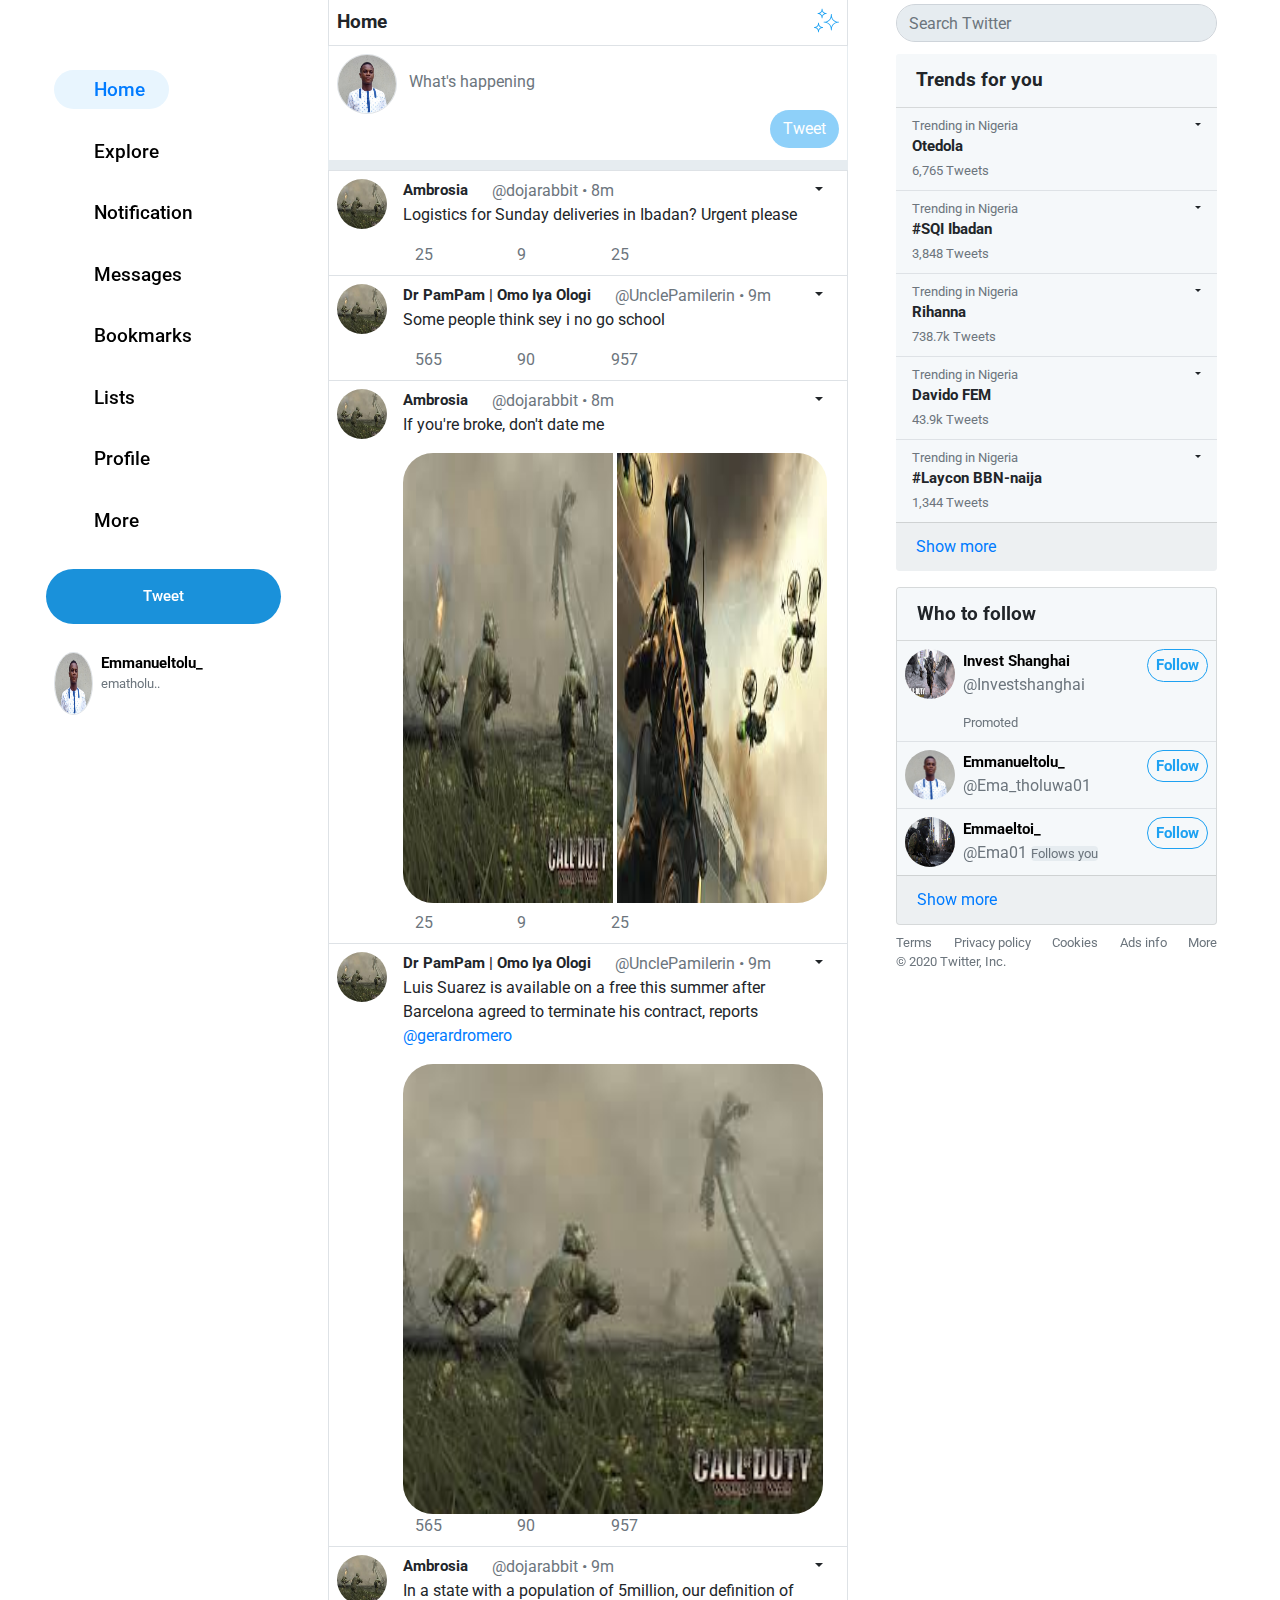
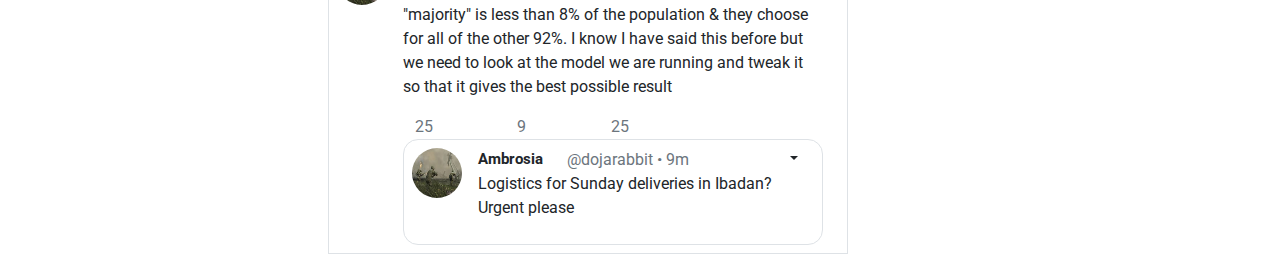
<file: index.html>
<!doctype html>
<html lang="en">

<head>
  <!-- Required meta tags -->
  <meta charset="utf-8">
  <meta name="viewport" content="width=device-width, initial-scale=1, shrink-to-fit=no">

  <!-- Bootstrap CSS -->
  <link rel="stylesheet" href="https://stackpath.bootstrapcdn.com/bootstrap/4.5.2/css/bootstrap.min.css"
    integrity="sha384-JcKb8q3iqJ61gNV9KGb8thSsNjpSL0n8PARn9HuZOnIxN0hoP+VmmDGMN5t9UJ0Z" crossorigin="anonymous">
  <link rel="stylesheet" href="./Homepage.css">
  <link rel="stylesheet" href="https://use.fontawesome.com/releases/v5.14.0/css/all.css"
    integrity="sha384-HzLeBuhoNPvSl5KYnjx0BT+WB0QEEqLprO+NBkkk5gbc67FTaL7XIGa2w1L0Xbgc" crossorigin="anonymous">
  <link href="https://fonts.googleapis.com/css2?family=Roboto:wght@300;400;700&display=swap" rel="stylesheet">
  <title>HOME</title>
</head>

<body>

  <!-- mainpage -->
  <div class="container-fluid">
    <div class="row no-gutters">

      <!-- sidenav -->
      <div class="sidenav col-md-3 col-lg-3 col-sm-3" id="sidenav1">
        <div class="sdnav p-2">
          <a href="./index.html" class="twt rounded-circle fab fa-twitter mb-2 p-2 ml-3"></a>
        </div>
        <div class="sdnav mb-2 p-2">
          <a href="./index.html" class="active mb-2 p-2 px-4"><i class="fa fa-home mr-3"></i>Home</a>
        </div>
        <div class="sdnav mb-2 p-2">
          <a href="./Explore-page/Explorepage.html" class="kik mb-2 p-2 px-4"><i
              class="fa fa-hashtag mr-3"></i>Explore</a>
        </div>
        <div class="sdnav mb-2 p-2">
          <a href="" class="kik mb-2 p-2 px-4"><i class="far fa-bell mr-3"></i>Notification</a>
        </div>
        <div class="sdnav mb-2 p-2">
          <a href="" class="kik mb-2 p-2 px-4"><i class="far fa-envelope mr-3"></i>Messages</a>
        </div>
        <div class="sdnav mb-2 p-2">
          <a href="" class="kik mb-2 p-2 px-4"><i class="far fa-bookmark mr-3"></i>Bookmarks</a>
        </div>
        <div class="sdnav mb-2 p-2">
          <a href="" class="kik mb-2 p-2 px-4"><i class="far fa-list-alt mr-3"></i>Lists</a>
        </div>
        <div class="sdnav mb-2 p-2">
          <a href="./Profile-page/Profilepage.html" class="kik mb-2 p-2 px-4">
            <i class="far fa-user mr-3">
            </i>Profile
          </a>
        </div>
        <div class="sdnav mb-4 p-2">
          <a href="" class="kik p-2 px-4"><i class="fas fa-ellipsis-h mr-3"></i>More</a>
        </div>
        <div class="sdnav p-3 w-75 mb-4" id="finh"><a href="#" id="sdbtn" class="">Tweet</a></div>

        <!-- loginlk -->
        <a href="./Login-page/Loginpage.html" class="logit">
          <div class="logdiv d-flex w-75 px-2 py-1">
            <img src="./Materials/IMG_20180510_114506 (2).jpg" alt="photo" class="loginphoto rounded-circle border">
            <div class=" w-100 pl-2">
              <div class="w-100 d-flex align-items-center justify-content-between">
                <span class="higa w-75">Emmanueltolu_ </span><i class="fa fa-chevron-down mr-3"></i>
              </div>
              <div class="itachi text-muted">ematholu..</div>
            </div>
          </div>
        </a>

      </div>

      <!-- anothersidenav -->
      <div class="sidenav col-md-3 col-sm-2" id="sidenav2">
        <div class="sdnav p-2">
          <a href="./Homepage.html" class="twt rounded-circle fab fa-twitter mb-2 p-2"></a>
        </div>
        <div class="sdnav mb-2 p-2">
          <a href="./Homepage.html" class="active mb-2 p-2"><i class="fa fa-home mr-3"></i></a>
        </div>
        <div class="sdnav mb-2 p-2">
          <a href="./Explore-page/Explorepage.html" class="kik mb-2 p-2"><i class="fa fa-hashtag mr-3"></i></a>
        </div>
        <div class="sdnav mb-2 p-2">
          <a href="" class="kik mb-2 p-2"><i class="far fa-bell mr-3"></i></a>
        </div>
        <div class="sdnav mb-2 p-2">
          <a href="" class="kik mb-2 p-2"><i class="far fa-envelope mr-3"></i></a>
        </div>
        <div class="sdnav mb-2 p-2">
          <a href="" class="kik mb-2 p-2"><i class="far fa-bookmark mr-3"></i></a>
        </div>
        <div class="sdnav mb-2 p-2">
          <a href="" class="kik mb-2 p-2"><i class="far fa-list-alt mr-3"></i></a>
        </div>
        <div class="sdnav mb-2 p-2">
          <a href="./Profile-page/Profilepage.html" class="kik mb-2 p-2">
            <i class="far fa-user mr-3">
            </i>
          </a>
        </div>
        <div class="sdnav mb-4 p-2">
          <a href="" class="kik p-2"><i class="fas fa-ellipsis-h mr-3"></i></a>
        </div>
        <div class="sdnav p-3 w-75 mb-4" id="finh"><a href="#" id="sdbtn" class="">bg</a></div>

        <!-- loginlk -->
        <a href="./Login-page/Loginpage.html" class="logit">
          <img src="./Materials/IMG_20180510_114506 (2).jpg" alt="photo"
            class="loginphotoxs img-fluid w-50 rounded-circle">
        </a>

      </div>

      <!-- mainbody -->
      <div class="mainbody col-md-9 col-lg-5 col-sm-10">


        <div class="main-nav px-2 py-2 border border-top-0 d-flex justify-content-between">
          <span class="bgg">Home</span>
          <img src="./Materials/clean.svg" id="star" alt="star">
        </div>


        <div class="stat p-2 d-flex justify-content-between border-top-0">
          <img src="./Materials/IMG_20180510_114506 (2).jpg" alt="" id="prfp" class="border rounded-circle">
          <div>
            <textarea name="" id="sts" class="border-0 py-3 form-control" cols="75" rows="1"
              placeholder="What's happening"></textarea>
            <div class="d-flex align-items-center mb-1">
              <span class="w-50 d-flex justify-content-between" id="tpicn">
                <a href="" class="far fa-image"></a>
                <a href="" class="fas fa-camera-retro"></a>
                <a href="" class="fas fa-align-left"></a>
                <a href="" class="far fa-smile"></a>
                <a href="" class="far fa-bell"></a>
              </span>
              <span id="twtbtn" class="btn ml-auto">Tweet</span>
            </div>
          </div>
        </div>

        <!-- tweets -->
        <div class="tweet border d-flex p-2">
          <div class="">
            <img src="./Materials/images (3).jpg" alt="twet" class="imago rounded-circle">
          </div>

          <div class="w-100 mx-3">
            <div class="d-flex">
              <span class="higa">Ambrosia</span>
              <span class="ml-4 text-muted">@dojarabbit • 8m</span>
              <div class="nav-text dropdown ml-auto">
                <span class="nav-link dropdown-toggle p-0" data-toggle="dropdown"></span>
                <div class="dropdown-menu ">
                  <a href="" class="dropdown-item"><i class="far fa-angry"></i> This trend is a spam</a>
                  <a href="" class="dropdown-item"><i class="far fa-angry"></i> This trend is abusive or harmful</a>
                  <a href="" class="dropdown-item"><i class="far fa-angry"></i> This trend is a duplicate</a>
                  <a href="" class="dropdown-item"><i class="far fa-angry"></i> This trend is low quality</a>
                </div>
              </div>
            </div>

            <p>Logistics for Sunday deliveries in Ibadan? Urgent please</p>

            <div class="w-75 d-flex justify-content-between">
              <span class="bodicn px-1 text-muted">
                <i class="icno border-0 rounded-circle p-1 far fa-comment"></i>
                <span class="spn1">25</span>
              </span>
              <span class="bodicn px-1 text-muted">
                <i class="icnu border-0 rounded-circle p-1 fas fa-retweet"></i>
                <span class="spn2">9</span>
              </span>
              <span class="bodicn px-1 text-muted">
                <i class="icni border-0 rounded-circle p-1 far fa-heart"></i>
                <span class="spn3">25</span>
              </span>
              <span class="bodicn px-1 text-muted">
                <i class="icnn border-0 p-1 rounded-circle  fas fa-upload"></i>
              </span>

            </div>

          </div>



        </div>

        <div class="tweet border-top-0 border d-flex p-2">
          <div class="">
            <img src="./Materials/images (3).jpg" alt="twet" class="imago rounded-circle">
          </div>

          <div class="w-100 mx-3">
            <div class="d-flex">
              <span class="higa">Dr PamPam | Omo Iya Ologi</span>
              <span class="ml-4 text-muted">@UnclePamilerin • 9m</span>
              <div class="nav-text dropdown ml-auto">
                <span class="nav-link dropdown-toggle p-0" data-toggle="dropdown"></span>
                <div class="dropdown-menu ">
                  <a href="" class="dropdown-item"><i class="far fa-angry"></i> This trend is a spam</a>
                  <a href="" class="dropdown-item"><i class="far fa-angry"></i> This trend is abusive or harmful</a>
                  <a href="" class="dropdown-item"><i class="far fa-angry"></i> This trend is a duplicate</a>
                  <a href="" class="dropdown-item"><i class="far fa-angry"></i> This trend is low quality</a>
                </div>
              </div>

            </div>
            <p>Some people think sey i no go school</p>

            <div class="w-75 d-flex justify-content-between">
              <span class="bodicn px-1 text-muted">
                <i class="icno border-0 rounded-circle p-1 far fa-comment"></i>
                <span class="spn1">565</span>
              </span>
              <span class="bodicn px-1 text-muted">
                <i class="icnu border-0 rounded-circle p-1 fas fa-retweet"></i>
                <span class="spn2">90</span>
              </span>
              <span class="bodicn px-1 text-muted">
                <i class="icni border-0 rounded-circle p-1 far fa-heart"></i>
                <span class="spn3">957</span>
              </span>
              <span class="bodicn px-1 text-muted">
                <i class="icnn border-0 p-1 rounded-circle  fas fa-upload"></i>
              </span>

            </div>

          </div>



        </div>

        <div class="tweet border-top-0 border d-flex p-2">
          <div class="">
            <img src="./Materials/images (3).jpg" alt="twet" class="imago rounded-circle">
          </div>

          <div class="w-100 mx-3">
            <div class="d-flex ">
              <span class="higa">Ambrosia</span>
              <span class="ml-4 text-muted">@dojarabbit • 8m</span>
              <div class="nav-text dropdown ml-auto">
                <span class="nav-link dropdown-toggle p-0" data-toggle="dropdown"></span>
                <div class="dropdown-menu ">
                  <a href="" class="dropdown-item"><i class="far fa-angry"></i> This trend is a spam</a>
                  <a href="" class="dropdown-item"><i class="far fa-angry"></i> This trend is abusive or harmful</a>
                  <a href="" class="dropdown-item"><i class="far fa-angry"></i> This trend is a duplicate</a>
                  <a href="" class="dropdown-item"><i class="far fa-angry"></i> This trend is low quality</a>
                </div>
              </div>
            </div>

            <p>If you're broke, don't date me</p>

            <div class="twitpix d-flex ">
              <img src="./Materials/images (3).jpg" alt="uglyboy" class="imge mr-1 img-fluid w-50">
              <img src="./Materials/images (5).jpg" alt="fineboy" class="imgu img-fluid w-50">
            </div>

            <div class="w-75 mt-2 d-flex justify-content-between">
              <span class="bodicn px-1 text-muted">
                <i class="icno border-0 rounded-circle p-1 far fa-comment"></i>
                <span class="spn1">25</span>
              </span>
              <span class="bodicn px-1 text-muted">
                <i class="icnu border-0 rounded-circle p-1 fas fa-retweet"></i>
                <span class="spn2">9</span>
              </span>
              <span class="bodicn px-1 text-muted">
                <i class="icni border-0 rounded-circle p-1 far fa-heart"></i>
                <span class="spn3">25</span>
              </span>
              <span class="bodicn px-1 text-muted">
                <i class="icnn border-0 p-1 rounded-circle  fas fa-upload"></i>
              </span>

            </div>

          </div>



        </div>

        <div class="tweet border-top-0 border d-flex p-2">
          <div class="">
            <img src="./Materials/images (3).jpg" alt="twet" class="imago rounded-circle">
          </div>

          <div class="w-100 mx-3">
            <div class="d-flex">
              <span class="higa">Dr PamPam | Omo Iya Ologi</span>
              <span class="ml-4 text-muted">@UnclePamilerin • 9m</span>
              <div class="nav-text dropdown ml-auto">
                <span class="nav-link dropdown-toggle p-0" data-toggle="dropdown"></span>
                <div class="dropdown-menu ">
                  <a href="" class="dropdown-item"><i class="far fa-angry"></i> This trend is a spam</a>
                  <a href="" class="dropdown-item"><i class="far fa-angry"></i> This trend is abusive or harmful</a>
                  <a href="" class="dropdown-item"><i class="far fa-angry"></i> This trend is a duplicate</a>
                  <a href="" class="dropdown-item"><i class="far fa-angry"></i> This trend is low quality</a>
                </div>
              </div>

            </div>
            <p>Luis Suarez is available on a free this summer after Barcelona agreed to terminate his contract, reports
              <a href="">@gerardromero</a>
            </p>
            <div class="twitpix">
              <img src="./Materials/images (3).jpg" alt="uglyboy" class="imgr img-fluid h-100 w-100">

            </div>

            <div class="w-75 d-flex justify-content-between">
              <span class="bodicn px-1 text-muted">
                <i class="icno border-0 rounded-circle p-1 far fa-comment"></i>
                <span class="spn1">565</span>
              </span>
              <span class="bodicn px-1 text-muted">
                <i class="icnu border-0 rounded-circle p-1 fas fa-retweet"></i>
                <span class="spn2">90</span>
              </span>
              <span class="bodicn px-1 text-muted">
                <i class="icni border-0 rounded-circle p-1 far fa-heart"></i>
                <span class="spn3">957</span>
              </span>
              <span class="bodicn px-1 text-muted">
                <i class="icnn border-0 p-1 rounded-circle  fas fa-upload"></i>
              </span>

            </div>

          </div>



        </div>

        <div class="tweet border border-top-0 mb-2 d-flex p-2">
          <div class="">
            <img src="./Materials/images (3).jpg" alt="twet" class="imago rounded-circle">
          </div>

          <div class="w-100 mx-3">
            <div class="d-flex">
              <span class="higa">Ambrosia</span>
              <span class="ml-4 text-muted">@dojarabbit • 9m</span>
              <div class="nav-text dropdown ml-auto">
                <span class="nav-link dropdown-toggle p-0" data-toggle="dropdown"></span>
                <div class="dropdown-menu ">
                  <a href="" class="dropdown-item"><i class="far fa-angry"></i> This trend is a spam</a>
                  <a href="" class="dropdown-item"><i class="far fa-angry"></i> This trend is abusive or harmful</a>
                  <a href="" class="dropdown-item"><i class="far fa-angry"></i> This trend is a duplicate</a>
                  <a href="" class="dropdown-item"><i class="far fa-angry"></i> This trend is low quality</a>
                </div>
              </div>
            </div>

            <p>In a state with a population of 5million, our definition of "majority" is less than 8% of the population
              & they choose for all of the other 92%.

              I know I have said this before but we need to look at the model we are running and tweak it so that it
              gives the best possible result
            </p>

            <div class="w-75 d-flex justify-content-between">
              <span class="bodicn px-1 text-muted">
                <i class="icno border-0 rounded-circle p-1 far fa-comment"></i>
                <span class="spn1">25</span>
              </span>
              <span class="bodicn px-1 text-muted">
                <i class="icnu border-0 rounded-circle p-1 fas fa-retweet"></i>
                <span class="spn2">9</span>
              </span>
              <span class="bodicn px-1 text-muted">
                <i class="icni border-0 rounded-circle p-1 far fa-heart"></i>
                <span class="spn3">25</span>
              </span>
              <span class="bodicn px-1 text-muted">
                <i class="icnn border-0 p-1 rounded-circle  fas fa-upload"></i>
              </span>

            </div>

            <div class="tweet border d-flex p-2" id="twu">
              <div class="">
                <img src="./Materials/images (3).jpg" alt="twet" class="imago rounded-circle">
              </div>

              <div class="w-100 mx-3">
                <div class="d-flex">
                  <span class="higa">Ambrosia</span>
                  <span class="ml-4 text-muted">@dojarabbit • 9m</span>
                  <div class="nav-text dropdown ml-auto">
                    <span class="nav-link dropdown-toggle p-0" data-toggle="dropdown"></span>
                    <div class="dropdown-menu ">
                      <a href="" class="dropdown-item"><i class="far fa-angry"></i> This trend is a spam</a>
                      <a href="" class="dropdown-item"><i class="far fa-angry"></i> This trend is abusive or harmful</a>
                      <a href="" class="dropdown-item"><i class="far fa-angry"></i> This trend is a duplicate</a>
                      <a href="" class="dropdown-item"><i class="far fa-angry"></i> This trend is low quality</a>
                    </div>
                  </div>
                </div>

                <p>Logistics for Sunday deliveries in Ibadan? Urgent please</p>



              </div>



            </div>


          </div>



        </div>

        <!-- smallscreen stickybottom nav -->
        <div class="bottomnav p-2 border">
          <a href="./Homepage.html" class="fa fa-home"></a>
          <a href="./Explore-page/Explorepage.html" class="fas fa-search"></a>
          <a href="#" class="far fa-envelope"></a>
          <a href="./Profile-page/Profilepage.html" class="far fa-user"></a>
        </div>


      </div>


      <!-- rightsect -->
      <div class="rightsect col-lg-4 px-5">
        <div class="nav nav-input py-1 w-100 ">
          <input type="text" class="rytinput form-control" placeholder="Search Twitter">
        </div>

        <div class="card w-100   border-0 mt-2">

          <div class="card-header d-flex justify-content-between">
            <span class="headertitle">
              Trends for you
            </span>
            <span>
              <a href="" class="fas fa-cog"></a>
            </span>
          </div>

          <div class="card-body p-0">

            <div class="sasuke p-2 px-3">

              <div class="itachi d-flex justify-content-between align-items-center">

                <span class="text-muted">Trending in Nigeria</span>

                <span class="nav-text dropdown">
                  <span class="nav-link dropdown-toggle p-0" data-toggle="dropdown"></span>
                  <div class="dropdown-menu ">
                    <a href="" class="dropdown-item"><i class="far fa-angry"></i> This trend is a spam</a>
                    <a href="" class="dropdown-item"><i class="far fa-angry"></i> This trend is abusive or harmful</a>
                    <a href="" class="dropdown-item"><i class="far fa-angry"></i> This trend is a duplicate</a>
                    <a href="" class="dropdown-item"><i class="far fa-angry"></i> This trend is low quality</a>
                  </div>
                </span>
              </div>

              <div class="higa">
                Otedola
              </div>
              <span class="itachi text-muted">
                6,765 Tweets
              </span>

            </div>

            <div class="sasuke border-top p-2 px-3">

              <div class="itachi d-flex justify-content-between align-items-center">

                <span class="text-muted">Trending in Nigeria</span>

                <span class="nav-text dropdown">
                  <span class="nav-link dropdown-toggle p-0" data-toggle="dropdown"></span>
                  <div class="dropdown-menu ">
                    <a href="" class="dropdown-item"><i class="far fa-angry"></i> This trend is a spam</a>
                    <a href="" class="dropdown-item"><i class="far fa-angry"></i> This trend is abusive or harmful</a>
                    <a href="" class="dropdown-item"><i class="far fa-angry"></i> This trend is a duplicate</a>
                    <a href="" class="dropdown-item"><i class="far fa-angry"></i> This trend is low quality</a>
                  </div>
                </span>
              </div>

              <div class="higa">
                #SQI Ibadan
              </div>
              <span class="itachi text-muted">
                3,848 Tweets
              </span>

            </div>

            <div class="sasuke border-top p-2 px-3">

              <div class="itachi d-flex justify-content-between align-items-center">

                <span class="text-muted">Trending in Nigeria</span>

                <span class="nav-text dropdown">
                  <span class="nav-link dropdown-toggle p-0" data-toggle="dropdown"></span>
                  <div class="dropdown-menu ">
                    <a href="" class="dropdown-item"><i class="far fa-angry"></i> This trend is a spam</a>
                    <a href="" class="dropdown-item"><i class="far fa-angry"></i> This trend is abusive or harmful</a>
                    <a href="" class="dropdown-item"><i class="far fa-angry"></i> This trend is a duplicate</a>
                    <a href="" class="dropdown-item"><i class="far fa-angry"></i> This trend is low quality</a>
                  </div>
                </span>
              </div>

              <div class="higa">
                Rihanna
              </div>
              <span class="itachi text-muted">
                738.7k Tweets
              </span>

            </div>

            <div class="sasuke border-top p-2 px-3">

              <div class="itachi d-flex justify-content-between align-items-center">

                <span class="text-muted">Trending in Nigeria</span>

                <span class="nav-text dropdown">
                  <span class="nav-link dropdown-toggle p-0" data-toggle="dropdown"></span>
                  <div class="dropdown-menu ">
                    <a href="" class="dropdown-item"><i class="far fa-angry"></i> This trend is a spam</a>
                    <a href="" class="dropdown-item"><i class="far fa-angry"></i> This trend is abusive or harmful</a>
                    <a href="" class="dropdown-item"><i class="far fa-angry"></i> This trend is a duplicate</a>
                    <a href="" class="dropdown-item"><i class="far fa-angry"></i> This trend is low quality</a>
                  </div>
                </span>
              </div>

              <div class="higa">
                Davido FEM
              </div>
              <span class="itachi text-muted">
                43.9k Tweets
              </span>

            </div>

            <div class="sasuke border-top p-2 px-3">

              <div class="itachi d-flex justify-content-between align-items-center">

                <span class="text-muted">Trending in Nigeria</span>

                <span class="nav-text dropdown">
                  <span class="nav-link dropdown-toggle p-0" data-toggle="dropdown"></span>
                  <div class="dropdown-menu ">
                    <a href="" class="dropdown-item"><i class="far fa-angry"></i> This trend is a spam</a>
                    <a href="" class="dropdown-item"><i class="far fa-angry"></i> This trend is abusive or harmful</a>
                    <a href="" class="dropdown-item"><i class="far fa-angry"></i> This trend is a duplicate</a>
                    <a href="" class="dropdown-item"><i class="far fa-angry"></i> This trend is low quality</a>
                  </div>
                </span>
              </div>

              <div class="higa">
                #Laycon BBN-naija
              </div>
              <span class="itachi text-muted">
                1,344 Tweets
              </span>

            </div>


          </div>

          <div class="card-footer">
            <a href="">Show more</a>
          </div>

        </div>

        <div class="card w-100 mt-3">

          <div class="card-header d-flex justify-content-between">
            <span class="headertitle">
              Who to follow
            </span>
            <span>
              <a href="" class="fas fa-cog"></a>
            </span>
          </div>

          <div class="card-body p-0">
            <a href="" class="fila">
              <div class="sasuke p-2 d-flex">


                <div>
                  <img src="./Materials/46980383-call-of-duty-advanced-warfare-wallpaper.jpg" alt="mypix"
                    class="imago rounded-circle">
                </div>

                <div class="ml-2">
                  <span class="higa">Invest Shanghai</span><br>
                  <span class="text-muted">@Investshanghai</span>
                  <div class="itachi text-muted mt-3">
                    <i class="fas fa-external-link-square-alt"></i> Promoted
                  </div>
                </div>

                <div class="btn bito higa ml-auto px-2 py-1 h-50">Follow</div>

              </div>
            </a>

            <a href="" class="fila">
              <div class="sasuke p-2 border-top d-flex">


                <div>
                  <img src="./Materials/IMG_20180510_114506 (2).jpg" alt="mypix" class="imago rounded-circle">
                </div>

                <div class="ml-2">
                  <span class="higa">Emmanueltolu_</span><br>
                  <span class="text-muted">@Ema_tholuwa01</span>
                </div>

                <div class="btn bito higa ml-auto px-2 py-1 h-50">Follow</div>

              </div>
            </a>

            <a href="" class="fila">
              <div class="sasuke p-2 border-top d-flex">


                <div>
                  <img src="./Materials/47100075-call-of-duty-advanced-warfare-wallpaper.jpg" alt="mypix"
                    class="imago rounded-circle">
                </div>

                <div class="ml-2">
                  <span class="higa">Emmaeltoi_</span><br>
                  <span>
                    <span class="text-muted">@Ema01</span>
                    <span class="itachi text-muted rounded" style="background-color: #E6ECF0;">Follows you</span>
                  </span>
                </div>

                <div class="btn bito higa ml-auto px-2 py-1 h-50">Follow</div>

              </div>
            </a>


          </div>

          <div class="card-footer">
            <a href="">Show more</a>
          </div>

        </div>

        <div class="mira mt-2 d-flex justify-content-between">
          <span class="bado"><a href="" class="text-muted">Terms</a></span>
          <span class="bado"><a href="" class="text-muted">Privacy policy</a></span>
          <span class="bado"><a href="" class="text-muted">Cookies</a></span>
          <span class="bado"><a href="" class="text-muted">Ads info</a></span>
          <span class="bado"><a href="" class="text-muted">More</a></span>
        </div>

        <div class="bado mb-4 text-muted">&copy 2020 Twitter, Inc.</div>

      </div>

    </div>
  </div>

  <!-- Optional JavaScript -->
  <!-- jQuery first, then Popper.js, then Bootstrap JS -->
  <script src="https://code.jquery.com/jquery-3.5.1.slim.min.js"
    integrity="sha384-DfXdz2htPH0lsSSs5nCTpuj/zy4C+OGpamoFVy38MVBnE+IbbVYUew+OrCXaRkfj"
    crossorigin="anonymous"></script>
  <script src="https://cdn.jsdelivr.net/npm/popper.js@1.16.1/dist/umd/popper.min.js"
    integrity="sha384-9/reFTGAW83EW2RDu2S0VKaIzap3H66lZH81PoYlFhbGU+6BZp6G7niu735Sk7lN"
    crossorigin="anonymous"></script>
  <script src="https://stackpath.bootstrapcdn.com/bootstrap/4.5.2/js/bootstrap.min.js"
    integrity="sha384-B4gt1jrGC7Jh4AgTPSdUtOBvfO8shuf57BaghqFfPlYxofvL8/KUEfYiJOMMV+rV"
    crossorigin="anonymous"></script>
</body>

</html>
</file>
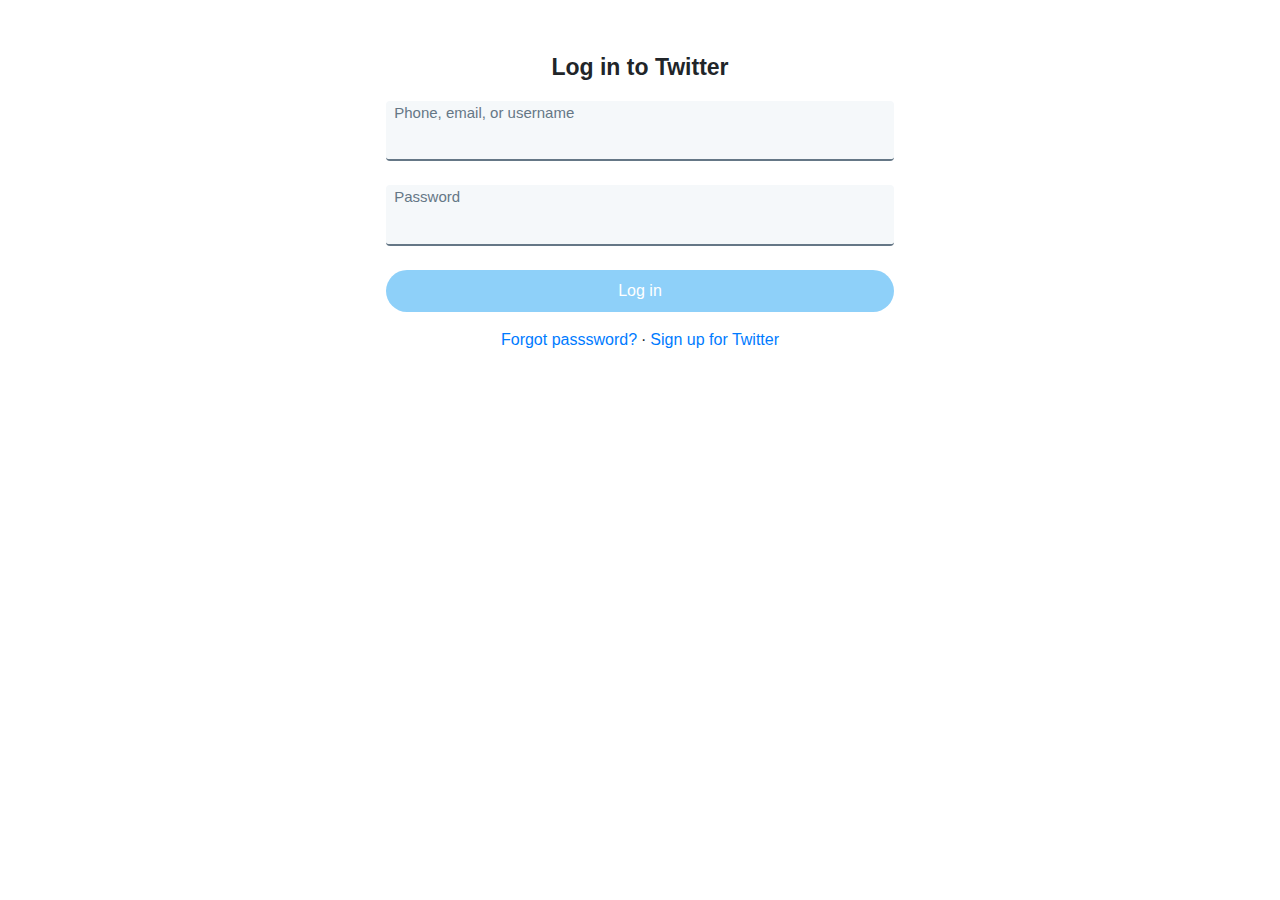
<file: Login-page/index.html>
<!doctype html>
<html lang="en">

<head>
    <!-- Required meta tags -->
    <meta charset="utf-8">
    <meta name="viewport" content="width=device-width, initial-scale=1, shrink-to-fit=no">

    <!-- Bootstrap CSS -->
    <link rel="stylesheet" href="https://stackpath.bootstrapcdn.com/bootstrap/4.5.2/css/bootstrap.min.css"
        integrity="sha384-JcKb8q3iqJ61gNV9KGb8thSsNjpSL0n8PARn9HuZOnIxN0hoP+VmmDGMN5t9UJ0Z" crossorigin="anonymous">
    <link rel="stylesheet" href="Loginpage.css">
    <link rel="stylesheet" href="https://use.fontawesome.com/releases/v5.14.0/css/all.css"
        integrity="sha384-HzLeBuhoNPvSl5KYnjx0BT+WB0QEEqLprO+NBkkk5gbc67FTaL7XIGa2w1L0Xbgc" crossorigin="anonymous">
    <title>LOGIN</title>
</head>

<body>

    <!-- mainbody -->
    <div class="container">
        <span class="fab fa-twitter" id="icn"></span>

        <p class="text-center">
            <b>Log in to Twitter</b>
        </p>

        <form action="">

            <div class="dig form-group rounded mb-4">
                <label for="username" class="ml-2">Phone, email, or username</label><br>
                <input type="text" class="form-control border-0" id="username">
            </div>

            <div class="dig form-group rounded mb-4">
                <label for="passsword" class="ml-2">Password</label>
                <input type="password" class="form-control border-0" id="passsword">
            </div>

            <div class="form-group">
                <a href="../Home-page/Homepage.html">
                    <input type="button" class="btn p-2" value="Log in">
                </a>
            </div>

        </form>

        <span class="d-flex justify-content-center">
            <a href="../Forgot-password/Forgotpassword.html">Forgot passsword?</a>
            <span id="dot" class="mx-1">·</span>
            <a href="" data-toggle="modal" data-target="#myModal">Sign up for Twitter</a>
        </span>

        <!-- The Modal -->
        <div class="modal fade" id="myModal">
            <div class="modal-dialog modal-dialog-centered">
                <div class="modal-content">

                    <!-- Modal Header -->
                    <div class="modal-header d-flex align-items-center border-0 p-3">
                        <span class="fab fa-twitter mx-auto" id="icn"></span>
                        <a href="../Home-page/Homepage.html">
                            <input type="button" class="btnn border-0 p-1"
                            value="Next">
                        </a>
                    </div>

                    <!-- Modal body -->
                    <div class="modal-body">
                        <h4>Create your account</h4>
                        <form>
                            <div class="dig form-group rounded mb-4">
                                <label for="name" class="ml-2">Name</label><br>
                                <input type="text" class="form-control border-0" id="name">
                            </div>

                            <div class="dig form-group rounded mb-4">
                                <label for="Phone" class="ml-2">Phone</label><br>
                                <input type="number" class="form-control border-0" id="Phone">
                            </div>

                            <span>
                                <a href="" style="font-size: 15px;">Use email instead</a>
                            </span>

                            <p class="dob">
                                <span><b>Date of birth</b></span><br>
                                <span id="inf">
                                    This will not be shown publicly. Confirm your own age, 
                                    even if this account is for a business, a pet, or something else.
                                </span>
                            </p>

                            <div class="select d-flex justify-content-between">
                                <div class="dig form-group rounded mb-4" style="width: 40%;">
                                    <label for="month" class="ml-2">Month</label><br>
                                    <select name="" id="month" class="custom-select border-0">
                                        <option selected></option>
                                        <option value="January">January</option>
                                        <option value="February">February</option>
                                        <option value="March">March</option>
                                        <option value="April">April</option>
                                        <option value="May">May</option>
                                        <option value="June">June</option>
                                        <option value="July">July</option>
                                        <option value="August">August</option>
                                        <option value="September">September</option>
                                        <option value="October">October</option>
                                        <option value="November">November</option>
                                        <option value="December">December</option>
                                    </select>
                                </div>
                                
                                <div class="dig form-group rounded mb-4" style="width: 25%;">
                                    <label for="day" class="ml-2">Day</label><br>
                                    <select name="" id="day" class="custom-select border-0">
                                        <option selected></option>
                                        <option value="1">1</option>
                                        <option value="2">2</option>
                                        <option value="3">3</option>
                                        <option value="4">4</option>
                                        <option value="5">5</option>
                                        <option value="6">6</option>
                                        <option value="7">7</option>
                                        <option value="8">8</option>
                                        <option value="9">9</option>
                                        <option value="10">10</option>
                                        <option value="11">11</option>
                                        <option value="12">12</option>
                                        <option value="13">13</option>
                                        <option value="14">14</option>
                                        <option value="15">15</option>
                                        <option value="16">16</option>
                                        <option value="17">17</option>
                                        <option value="18">18</option>
                                        <option value="19">19</option>
                                        <option value="20">20</option>
                                        <option value="21">21</option>
                                        <option value="22">22</option>
                                        <option value="23">23</option>
                                        <option value="24">24</option>
                                        <option value="25">25</option>
                                        <option value="26">26</option>
                                        <option value="27">27</option>
                                        <option value="28">28</option>
                                        <option value="29">29</option>
                                        <option value="30">30</option>
                                        <option value="31">31</option>
                                    </select>
                                </div>
                                
                                <div class="dig form-group rounded mb-4" style="width: 30%;">
                                    <label for="year" class="ml-2">Year</label><br>
                                    <select name="" id="year" class="custom-select border-0">
                                        <option selected></option>
                                        <option value="2005">2005</option>
                                        <option value="2004">2004</option>
                                        <option value="2003">2003</option>
                                        <option value="2002">2002</option>
                                        <option value="2001">2001</option>
                                        <option value="2000">2000</option>
                                        <option value="1999">1999</option>
                                        <option value="1998">1998</option>
                                        <option value="1997">1997</option>
                                        <option value="1996">1996</option>
                                        <option value="1995">1995</option>
                                        <option value="1994">1994</option>
                                        <option value="1993">1993</option>
                                        <option value="1992">1992</option>
                                        <option value="1991">1991</option>
                                        <option value="1990">1990</option>
                                        <option value="1989">1989</option>
                                        <option value="1988">1988</option>
                                        <option value="1987">1987</option>
                                        <option value="1986">1986</option>
                                        <option value="1985">1985</option>
                                        <option value="1984">1984</option>
                                        <option value="1983">1983</option>
                                        <option value="1982">1982</option>
                                        <option value="1981">1981</option>
                                    </select>
                                </div>
    
                            </div>
                        </form>
                    </div>

                    <!-- Modal footer
                    <div class="modal-footer">
                        <button type="button" class="btn btn-secondary" data-dismiss="modal">Close</button>
                    </div> -->

                </div>
            </div>
        </div>

    </div>

    <!-- Optional JavaScript -->
    <!-- jQuery first, then Popper.js, then Bootstrap JS -->
    <script src="https://code.jquery.com/jquery-3.5.1.slim.min.js"
        integrity="sha384-DfXdz2htPH0lsSSs5nCTpuj/zy4C+OGpamoFVy38MVBnE+IbbVYUew+OrCXaRkfj"
        crossorigin="anonymous"></script>
    <script src="https://cdn.jsdelivr.net/npm/popper.js@1.16.1/dist/umd/popper.min.js"
        integrity="sha384-9/reFTGAW83EW2RDu2S0VKaIzap3H66lZH81PoYlFhbGU+6BZp6G7niu735Sk7lN"
        crossorigin="anonymous"></script>
    <script src="https://stackpath.bootstrapcdn.com/bootstrap/4.5.2/js/bootstrap.min.js"
        integrity="sha384-B4gt1jrGC7Jh4AgTPSdUtOBvfO8shuf57BaghqFfPlYxofvL8/KUEfYiJOMMV+rV"
        crossorigin="anonymous"></script>
</body>

</html>
</file>
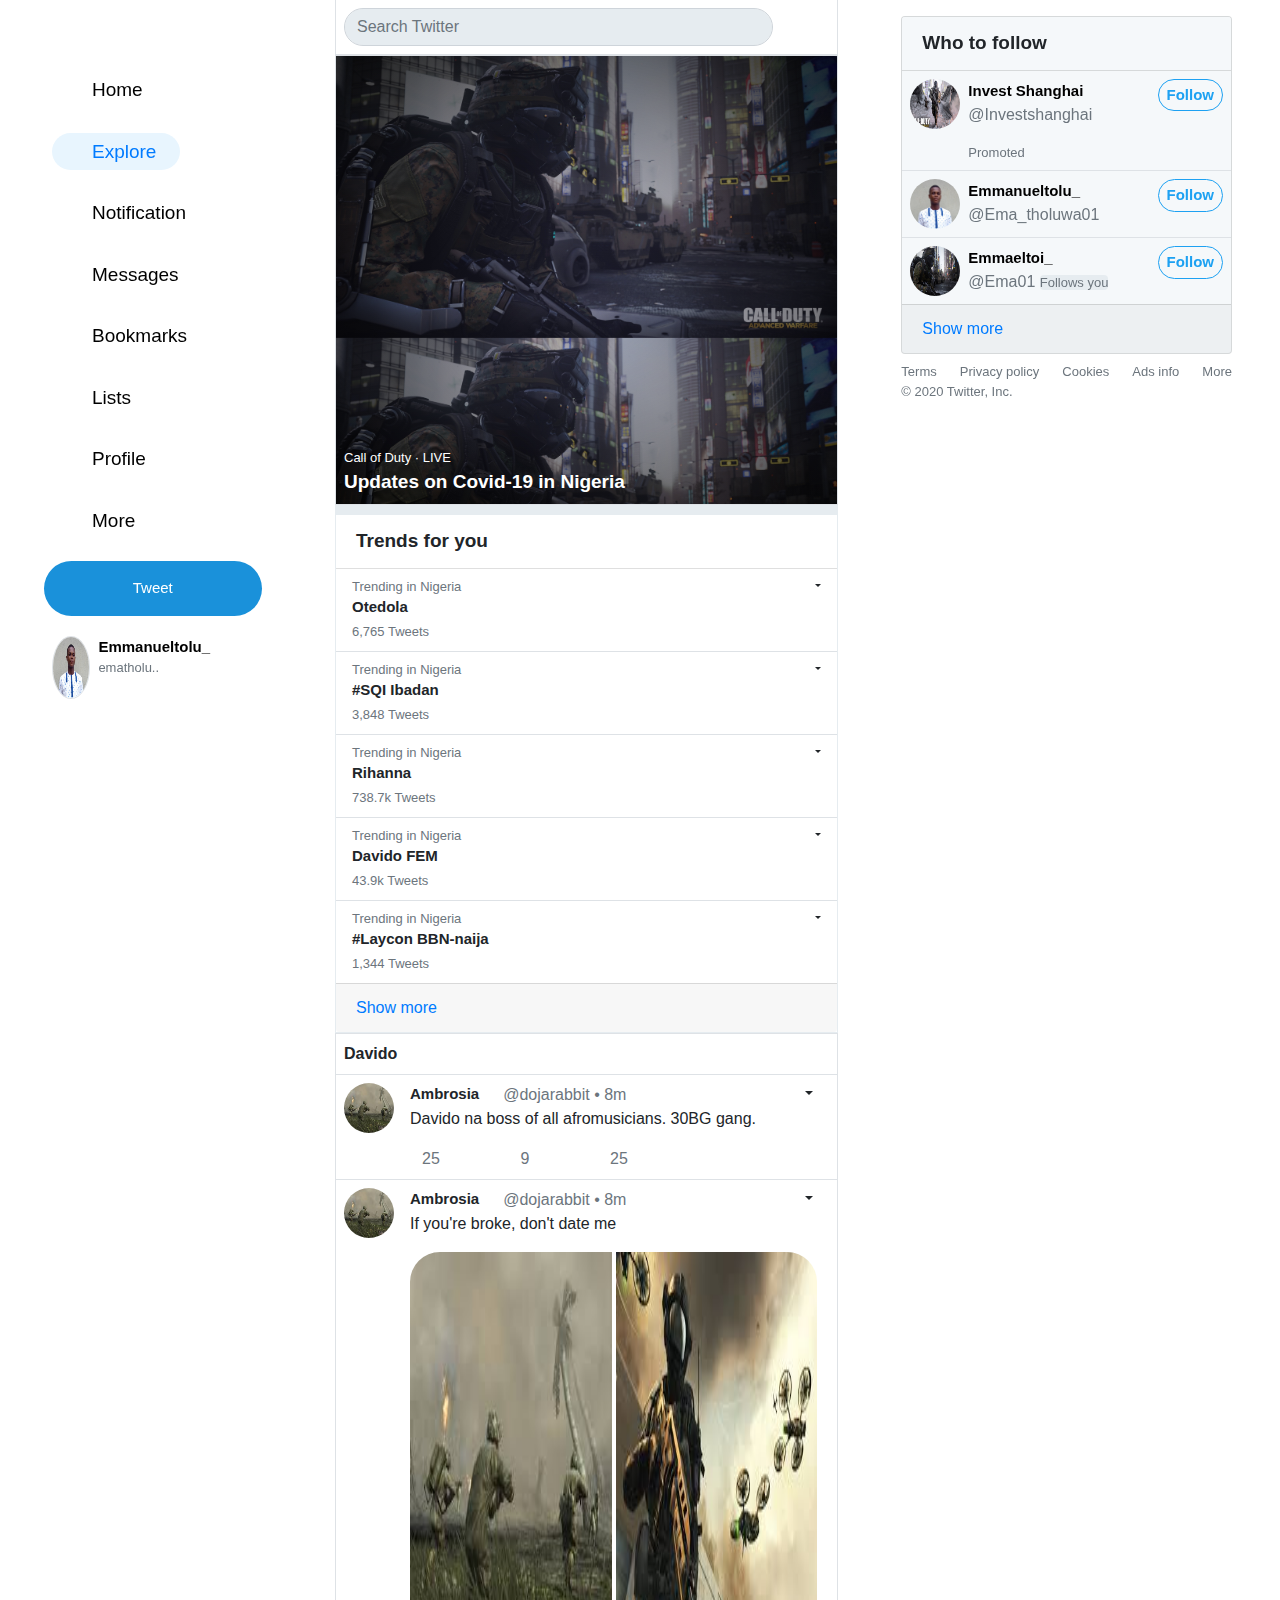
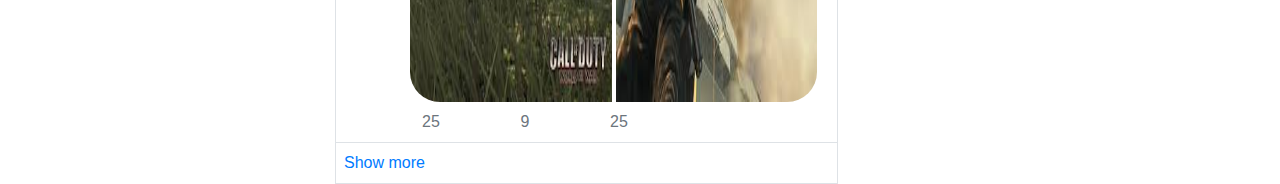
<file: Explore-page/Explorepage.html>
<!doctype html>
<html lang="en">

<head>
    <!-- Required meta tags -->
    <meta charset="utf-8">
    <meta name="viewport" content="width=device-width, initial-scale=1, shrink-to-fit=no">

    <!-- Bootstrap CSS -->
    <link rel="stylesheet" href="https://stackpath.bootstrapcdn.com/bootstrap/4.5.2/css/bootstrap.min.css"
        integrity="sha384-JcKb8q3iqJ61gNV9KGb8thSsNjpSL0n8PARn9HuZOnIxN0hoP+VmmDGMN5t9UJ0Z" crossorigin="anonymous">
    <link rel="stylesheet" href="https://use.fontawesome.com/releases/v5.14.0/css/all.css"
        integrity="sha384-HzLeBuhoNPvSl5KYnjx0BT+WB0QEEqLprO+NBkkk5gbc67FTaL7XIGa2w1L0Xbgc" crossorigin="anonymous">
    <link rel="stylesheet" href="Explorepage.css">

    <title>Explore</title>
</head>

<body>

    <!-- Explorepage -->
    <div class="container-fluid">
        <div class="row no-gutter">

            <!-- sidenav -->
            <div class="sidenav col-md-3 col-lg-3 col-sm-3" id="sidenav1">
                <div class="sdnav p-2">
                    <a href="../index.html" class="twt rounded-circle fab fa-twitter mb-2 p-2 ml-3"></a>
                </div>
                <div class="sdnav mb-2 p-2">
                    <a href="../index.html" class="kik mb-2 p-2 px-4"><i
                            class="fa fa-home mr-3"></i>Home</a>
                </div>
                <div class="sdnav mb-2 p-2">
                    <a href="" class="active mb-2 p-2 px-4"><i class="fa fa-hashtag mr-3"></i>Explore</a>
                </div>
                <div class="sdnav mb-2 p-2">
                    <a href="" class="kik mb-2 p-2 px-4"><i class="far fa-bell mr-3"></i>Notification</a>
                </div>
                <div class="sdnav mb-2 p-2">
                    <a href="" class="kik mb-2 p-2 px-4"><i class="far fa-envelope mr-3"></i>Messages</a>
                </div>
                <div class="sdnav mb-2 p-2">
                    <a href="" class="kik mb-2 p-2 px-4"><i class="far fa-bookmark mr-3"></i>Bookmarks</a>
                </div>
                <div class="sdnav mb-2 p-2">
                    <a href="" class="kik mb-2 p-2 px-4"><i class="far fa-list-alt mr-3"></i>Lists</a>
                </div>
                <div class="sdnav mb-2 p-2">
                    <a href="../Profile-page/Profilepage.html" class="kik mb-2 p-2 px-4"><i
                            class="far fa-user mr-3"></i>Profile</a>
                </div>
                <div class="sdnav mb-3 p-2">
                    <a href="" class="kik p-2 px-4"><i class="fas fa-ellipsis-h mr-3"></i>More</a>
                </div>
                <div class="sdnav mb-3 p-3 w-75" id="finh"><a href="#" id="sdbtn" class="">Tweet</a></div>

                <!-- loginlk -->
                <a href="../Login-page/Loginpage.html" class="logit">
                    <div class="logdiv d-flex w-75 px-2 py-1">
                        <img src="../Materials/IMG_20180510_114506 (2).jpg" alt="photo"
                            class="loginphoto rounded-circle border">
                        <div class=" w-100 pl-2">
                            <div class="w-100 d-flex align-items-center justify-content-between">
                                <span class="higa w-75">Emmanueltolu_ </span><i class="fa fa-chevron-down mr-3"></i>
                            </div>
                            <div class="itachi text-muted">ematholu..</div>
                        </div>
                    </div>
                </a>


            </div>

            <!-- anothersidenav -->
            <div class="sidenav col-md-3 col-sm-2" id="sidenav2">
                <div class="sdnav p-2">
                    <a href="../index.html" class="twt rounded-circle fab fa-twitter mb-2 p-2"></a>
                </div>
                <div class="sdnav mb-2 p-2">
                    <a href="../index.html" class="active mb-2 p-2"><i class="fa fa-home mr-3"></i></a>
                </div>
                <div class="sdnav mb-2 p-2">
                    <a href="../Explore-page/Explorepage.html" class="kik mb-2 p-2"><i
                            class="fa fa-hashtag mr-3"></i></a>
                </div>
                <div class="sdnav mb-2  p-2">
                    <a href="" class="kik mb-2 p-2"><i class="far fa-bell mr-3"></i></a>
                </div>
                <div class="sdnav mb-2 p-2">
                    <a href="" class="kik mb-2 p-2"><i class="far fa-envelope mr-3"></i></a>
                </div>
                <div class="sdnav mb-2 p-2">
                    <a href="" class="kik mb-2 p-2"><i class="far fa-bookmark mr-3"></i></a>
                </div>
                <div class="sdnav mb-2 p-2">
                    <a href="" class="kik mb-2 p-2"><i class="far fa-list-alt mr-3"></i></a>
                </div>
                <div class="sdnav mb-2 p-2">
                    <a href="../Profile-page/Profilepage.html" class="kik mb-2 p-2">
                        <i class="far fa-user mr-3">
                        </i>
                    </a>
                </div>
                <div class="sdnav mb-4 p-2">
                    <a href="" class="kik p-2"><i class="fas fa-ellipsis-h mr-3"></i></a>
                </div>
                <div class="sdnav p-3 w-75 mb-4" id="finh"><a href="#" id="sdbtn" class="">bg</a></div>

                <!-- loginlk -->
                <a href="../Login-page/Loginpage.html" class="logit">
                    <img src="../Materials/IMG_20180510_114506 (2).jpg" alt="photo"
                        class="loginphotoxs img-fluid rounded-circle">
                </a>

            </div>

            <!-- mainbody -->
            <div class="mainbody col-md-9 col-lg-5 col-sm-10 col-xs-12">

                <!-- nav -->
                <div class="nav-bar border border-top-0 d-flex align-items-center justify-content-between p-2">
                    <input type="text" class="rytinput mr-5 form-control" placeholder="Search Twitter">
                    <a href="" class="navicn p-1 rounded-circle fas fa-cog"></a>
                </div>

                <!-- image -->
                <div class="image border w-100 d-flex flex-column justify-content-end">
                    <div class="d-flex flex-column p-2">
                        <span class="txt2">Call of Duty · LIVE</span>
                        <span class="txt1"><b>Updates on Covid-19 in Nigeria</b></span>
                    </div>
                </div>

                <!-- trendsforyou -->
                <div class="trends">

                    <div class="card-header">
                        <span class="headertitle">
                            Trends for you
                        </span>

                    </div>

                    <div class="card-body p-0">

                        <div class="sasuke p-2 px-3">

                            <div class="itachi d-flex justify-content-between align-items-center">

                                <span class="text-muted">Trending in Nigeria</span>

                                <span class="nav-text dropdown">
                                    <span class="nav-link dropdown-toggle p-0" data-toggle="dropdown"></span>
                                    <div class="dropdown-menu ">
                                        <a href="" class="dropdown-item"><i class="far fa-angry"></i> This trend is a
                                            spam</a>
                                        <a href="" class="dropdown-item"><i class="far fa-angry"></i> This trend is
                                            abusive or harmful</a>
                                        <a href="" class="dropdown-item"><i class="far fa-angry"></i> This trend is a
                                            duplicate</a>
                                        <a href="" class="dropdown-item"><i class="far fa-angry"></i> This trend is low
                                            quality</a>
                                    </div>
                                </span>
                            </div>

                            <div class="higa">
                                Otedola
                            </div>
                            <span class="itachi text-muted">
                                6,765 Tweets
                            </span>

                        </div>

                        <div class="sasuke border-top p-2 px-3">

                            <div class="itachi d-flex justify-content-between align-items-center">

                                <span class="text-muted">Trending in Nigeria</span>

                                <span class="nav-text dropdown">
                                    <span class="nav-link dropdown-toggle p-0" data-toggle="dropdown"></span>
                                    <div class="dropdown-menu ">
                                        <a href="" class="dropdown-item"><i class="far fa-angry"></i> This trend is a
                                            spam</a>
                                        <a href="" class="dropdown-item"><i class="far fa-angry"></i> This trend is
                                            abusive or harmful</a>
                                        <a href="" class="dropdown-item"><i class="far fa-angry"></i> This trend is a
                                            duplicate</a>
                                        <a href="" class="dropdown-item"><i class="far fa-angry"></i> This trend is low
                                            quality</a>
                                    </div>
                                </span>
                            </div>

                            <div class="higa">
                                #SQI Ibadan
                            </div>
                            <span class="itachi text-muted">
                                3,848 Tweets
                            </span>

                        </div>

                        <div class="sasuke border-top p-2 px-3">

                            <div class="itachi d-flex justify-content-between align-items-center">

                                <span class="text-muted">Trending in Nigeria</span>

                                <span class="nav-text dropdown">
                                    <span class="nav-link dropdown-toggle p-0" data-toggle="dropdown"></span>
                                    <div class="dropdown-menu ">
                                        <a href="" class="dropdown-item"><i class="far fa-angry"></i> This trend is a
                                            spam</a>
                                        <a href="" class="dropdown-item"><i class="far fa-angry"></i> This trend is
                                            abusive or harmful</a>
                                        <a href="" class="dropdown-item"><i class="far fa-angry"></i> This trend is a
                                            duplicate</a>
                                        <a href="" class="dropdown-item"><i class="far fa-angry"></i> This trend is low
                                            quality</a>
                                    </div>
                                </span>
                            </div>

                            <div class="higa">
                                Rihanna
                            </div>
                            <span class="itachi text-muted">
                                738.7k Tweets
                            </span>

                        </div>

                        <div class="sasuke border-top p-2 px-3">

                            <div class="itachi d-flex justify-content-between align-items-center">

                                <span class="text-muted">Trending in Nigeria</span>

                                <span class="nav-text dropdown">
                                    <span class="nav-link dropdown-toggle p-0" data-toggle="dropdown"></span>
                                    <div class="dropdown-menu ">
                                        <a href="" class="dropdown-item"><i class="far fa-angry"></i> This trend is a
                                            spam</a>
                                        <a href="" class="dropdown-item"><i class="far fa-angry"></i> This trend is
                                            abusive or harmful</a>
                                        <a href="" class="dropdown-item"><i class="far fa-angry"></i> This trend is a
                                            duplicate</a>
                                        <a href="" class="dropdown-item"><i class="far fa-angry"></i> This trend is low
                                            quality</a>
                                    </div>
                                </span>
                            </div>

                            <div class="higa">
                                Davido FEM
                            </div>
                            <span class="itachi text-muted">
                                43.9k Tweets
                            </span>

                        </div>

                        <div class="sasuke border-top p-2 px-3">

                            <div class="itachi d-flex justify-content-between align-items-center">

                                <span class="text-muted">Trending in Nigeria</span>

                                <span class="nav-text dropdown">
                                    <span class="nav-link dropdown-toggle p-0" data-toggle="dropdown"></span>
                                    <div class="dropdown-menu ">
                                        <a href="" class="dropdown-item"><i class="far fa-angry"></i> This trend is a
                                            spam</a>
                                        <a href="" class="dropdown-item"><i class="far fa-angry"></i> This trend is
                                            abusive or harmful</a>
                                        <a href="" class="dropdown-item"><i class="far fa-angry"></i> This trend is a
                                            duplicate</a>
                                        <a href="" class="dropdown-item"><i class="far fa-angry"></i> This trend is low
                                            quality</a>
                                    </div>
                                </span>
                            </div>

                            <div class="higa">
                                #Laycon BBN-naija
                            </div>
                            <span class="itachi text-muted">
                                1,344 Tweets
                            </span>

                        </div>


                    </div>

                    <div class="card-footer">
                        <a href="">Show more</a>
                    </div>

                </div>

                <!-- davidotrend -->
                <div class="davtrend border">
                    <div class="htrend p-2">Davido</div>

                    <!-- trends -->
                    <div class="tweet border-top d-flex p-2">
                        <div class="">
                            <img src="../Materials/images (3).jpg" alt="twet" class="imago rounded-circle">
                        </div>

                        <div class="w-100 mx-3">
                            <div class="d-flex">
                                <span class="higa">Ambrosia</span>
                                <span class="ml-4 text-muted">@dojarabbit • 8m</span>
                                <div class="nav-text dropdown ml-auto">
                                    <span class="nav-link dropdown-toggle p-0" data-toggle="dropdown"></span>
                                    <div class="dropdown-menu ">
                                        <a href="" class="dropdown-item"><i class="far fa-angry"></i> This trend is a
                                            spam</a>
                                        <a href="" class="dropdown-item"><i class="far fa-angry"></i> This trend is
                                            abusive or harmful</a>
                                        <a href="" class="dropdown-item"><i class="far fa-angry"></i> This trend is a
                                            duplicate</a>
                                        <a href="" class="dropdown-item"><i class="far fa-angry"></i> This trend is low
                                            quality</a>
                                    </div>
                                </div>
                            </div>

                            <p>Davido na boss of all afromusicians. 30BG gang.</p>

                            <div class="w-75 d-flex justify-content-between">
                                <span class="bodicn px-1 text-muted">
                                    <i class="icno border-0 rounded-circle p-1 far fa-comment"></i>
                                    <span class="spn1">25</span>
                                </span>
                                <span class="bodicn px-1 text-muted">
                                    <i class="icnu border-0 rounded-circle p-1 fas fa-retweet"></i>
                                    <span class="spn2">9</span>
                                </span>
                                <span class="bodicn px-1 text-muted">
                                    <i class="icni border-0 rounded-circle p-1 far fa-heart"></i>
                                    <span class="spn3">25</span>
                                </span>
                                <span class="bodicn px-1 text-muted">
                                    <i class="icnn border-0 p-1 rounded-circle  fas fa-upload"></i>
                                </span>

                            </div>

                        </div>



                    </div>

                    <div class="tweet border-top d-flex p-2">
                        <div class="">
                            <img src="../Materials/images (3).jpg" alt="twet" class="imago rounded-circle">
                        </div>

                        <div class="w-100 mx-3">
                            <div class="d-flex ">
                                <span class="higa">Ambrosia</span>
                                <span class="ml-4 text-muted">@dojarabbit • 8m</span>
                                <div class="nav-text dropdown ml-auto">
                                    <span class="nav-link dropdown-toggle p-0" data-toggle="dropdown"></span>
                                    <div class="dropdown-menu ">
                                        <a href="" class="dropdown-item"><i class="far fa-angry"></i> This trend is a
                                            spam</a>
                                        <a href="" class="dropdown-item"><i class="far fa-angry"></i> This trend is
                                            abusive or harmful</a>
                                        <a href="" class="dropdown-item"><i class="far fa-angry"></i> This trend is a
                                            duplicate</a>
                                        <a href="" class="dropdown-item"><i class="far fa-angry"></i> This trend is low
                                            quality</a>
                                    </div>
                                </div>
                            </div>

                            <p>If you're broke, don't date me</p>

                            <div class="twitpix d-flex ">
                                <img src="../Materials/images (3).jpg" alt="uglyboy" class="imge mr-1 img-fluid w-50">
                                <img src="../Materials/images (5).jpg" alt="fineboy" class="imgu img-fluid w-50">
                            </div>

                            <div class="w-75 mt-2 d-flex justify-content-between">
                                <span class="bodicn px-1 text-muted">
                                    <i class="icno border-0 rounded-circle p-1 far fa-comment"></i>
                                    <span class="spn1">25</span>
                                </span>
                                <span class="bodicn px-1 text-muted">
                                    <i class="icnu border-0 rounded-circle p-1 fas fa-retweet"></i>
                                    <span class="spn2">9</span>
                                </span>
                                <span class="bodicn px-1 text-muted">
                                    <i class="icni border-0 rounded-circle p-1 far fa-heart"></i>
                                    <span class="spn3">25</span>
                                </span>
                                <span class="bodicn px-1 text-muted">
                                    <i class="icnn border-0 p-1 rounded-circle  fas fa-upload"></i>
                                </span>

                            </div>

                        </div>



                    </div>

                    <div class="ftrend border-top p-2">
                        <a href="">Show more</a>
                    </div>

                </div>

                <!-- smallscreen stickybottom nav -->
                <div class="bottomnav p-2 border">
                    <a href="../index.html" class="fa fa-home"></a>
                    <a href="../Explore-page/Explorepage.html" class="fas fa-search"></a>
                    <a href="#" class="far fa-bell"></a>
                    <a href="../Profile-page/Profilepage.html" class="far fa-user"></a>
                </div>

            </div>

            <!-- rightsection -->
            <div class="rightsect col-lg-4 px-5 ">

                <div class="card mt-3">

                    <div class="card-header d-flex justify-content-between">
                        <span class="headertitle">
                            Who to follow
                        </span>
                        <span>
                            <a href="" class="fas fa-cog"></a>
                        </span>
                    </div>

                    <div class="card-body p-0">
                        <a href="" class="fila">
                            <div class="sasuke p-2 d-flex">


                                <div>
                                    <img src="../Materials/46980383-call-of-duty-advanced-warfare-wallpaper.jpg"
                                        alt="mypix" class="imago rounded-circle">
                                </div>

                                <div class="ml-2">
                                    <span class="higa">Invest Shanghai</span><br>
                                    <span class="text-muted">@Investshanghai</span>
                                    <div class="itachi text-muted mt-3">
                                        <i class="fas fa-external-link-square-alt"></i> Promoted
                                    </div>
                                </div>

                                <div class="btn bito higa ml-auto px-2 py-1 h-50">Follow</div>

                            </div>
                        </a>

                        <a href="" class="fila">
                            <div class="sasuke p-2 border-top d-flex">


                                <div>
                                    <img src="../Materials/IMG_20180510_114506 (2).jpg" alt="mypix"
                                        class="imago rounded-circle">
                                </div>

                                <div class="ml-2">
                                    <span class="higa">Emmanueltolu_</span><br>
                                    <span class="text-muted">@Ema_tholuwa01</span>
                                </div>

                                <div class="btn bito higa ml-auto px-2 py-1 h-50">Follow</div>

                            </div>
                        </a>

                        <a href="" class="fila">
                            <div class="sasuke p-2 border-top d-flex">


                                <div>
                                    <img src="../Materials/47100075-call-of-duty-advanced-warfare-wallpaper.jpg"
                                        alt="mypix" class="imago rounded-circle">
                                </div>

                                <div class="ml-2">
                                    <span class="higa">Emmaeltoi_</span><br>
                                    <span>
                                        <span class="text-muted">@Ema01</span>
                                        <span class="itachi text-muted rounded"
                                            style="background-color: #E6ECF0;">Follows you</span>
                                    </span>
                                </div>

                                <div class="btn bito higa ml-auto px-2 py-1 h-50">Follow</div>

                            </div>
                        </a>


                    </div>

                    <div class="card-footer">
                        <a href="">Show more</a>
                    </div>

                </div>

                <div class="mira mt-2 d-flex justify-content-between">
                    <span class="bado"><a href="" class="text-muted">Terms</a></span>
                    <span class="bado"><a href="" class="text-muted">Privacy policy</a></span>
                    <span class="bado"><a href="" class="text-muted">Cookies</a></span>
                    <span class="bado"><a href="" class="text-muted">Ads info</a></span>
                    <span class="bado"><a href="" class="text-muted">More</a></span>
                </div>

                <div class="bado mb-4 text-muted">&copy 2020 Twitter, Inc.</div>

            </div>

        </div>
    </div>

    <!-- Optional JavaScript -->
    <!-- jQuery first, then Popper.js, then Bootstrap JS -->
    <script src="https://code.jquery.com/jquery-3.5.1.slim.min.js"
        integrity="sha384-DfXdz2htPH0lsSSs5nCTpuj/zy4C+OGpamoFVy38MVBnE+IbbVYUew+OrCXaRkfj"
        crossorigin="anonymous"></script>
    <script src="https://cdn.jsdelivr.net/npm/popper.js@1.16.1/dist/umd/popper.min.js"
        integrity="sha384-9/reFTGAW83EW2RDu2S0VKaIzap3H66lZH81PoYlFhbGU+6BZp6G7niu735Sk7lN"
        crossorigin="anonymous"></script>
    <script src="https://stackpath.bootstrapcdn.com/bootstrap/4.5.2/js/bootstrap.min.js"
        integrity="sha384-B4gt1jrGC7Jh4AgTPSdUtOBvfO8shuf57BaghqFfPlYxofvL8/KUEfYiJOMMV+rV"
        crossorigin="anonymous"></script>
</body>

</html>
</file>
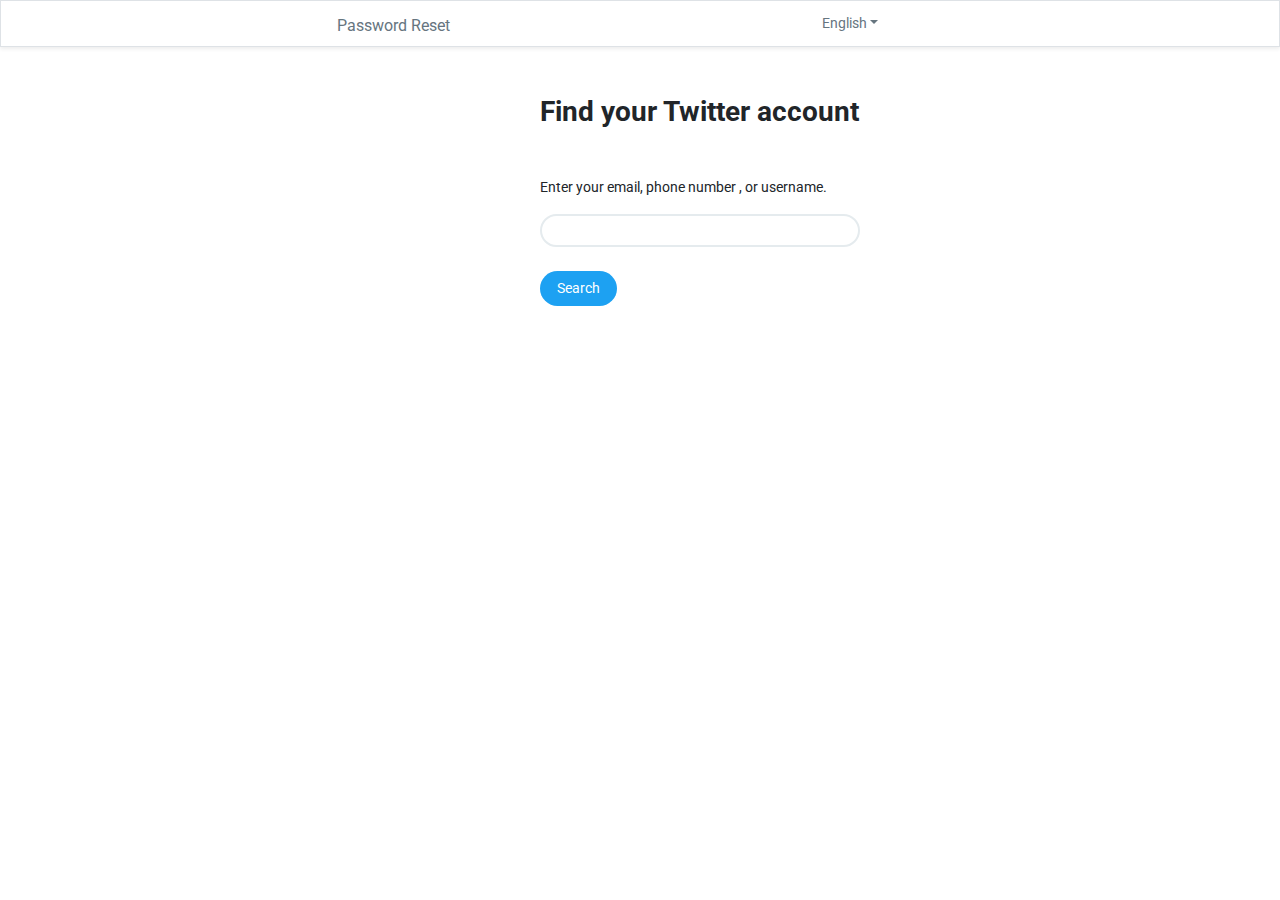
<file: Forgot-password/Forgotpassword.html>
<!doctype html>
<html lang="en">

<head>
    <!-- Required meta tags -->
    <meta charset="utf-8">
    <meta name="viewport" content="width=device-width, initial-scale=1, shrink-to-fit=no">

    <!-- Bootstrap CSS -->
    <link rel="stylesheet" href="https://stackpath.bootstrapcdn.com/bootstrap/4.5.2/css/bootstrap.min.css"
        integrity="sha384-JcKb8q3iqJ61gNV9KGb8thSsNjpSL0n8PARn9HuZOnIxN0hoP+VmmDGMN5t9UJ0Z" crossorigin="anonymous">
    <link rel="stylesheet" href="Forgotpassword.css">
    <link rel="stylesheet" href="https://use.fontawesome.com/releases/v5.14.0/css/all.css"
        integrity="sha384-HzLeBuhoNPvSl5KYnjx0BT+WB0QEEqLprO+NBkkk5gbc67FTaL7XIGa2w1L0Xbgc" crossorigin="anonymous">
    <link href="https://fonts.googleapis.com/css2?family=Roboto:wght@300;400;700&display=swap" rel="stylesheet">
    <title>Forgotpassword</title>
</head>

<body>

    <!-- navbar -->
    <header class=" border shadow-sm">
        <nav class="d-flex align-items-center py-1">
            <span class="nav-item">
                <i class="icn fab fa-twitter"></i>
                <span class="ml-1">Password Reset</span>
            </span>

            <span class="nav-text dropdown">
                <span class="nav-link dropdown-toggle" id="naf" data-toggle="dropdown">English</span>
                <div class="dropdown-menu ">
                    <a href="" class="dropdown-item">Spanish</a>
                    <a href="" class="dropdown-item">Deutsche</a>
                    <a href="" class="dropdown-item">French</a>
                    <a href="" class="dropdown-item">Swedish</a>
                    <a href="" class="dropdown-item">Yoruba</a>
                    <a href="" class="dropdown-item">Igbo</a>
                    <a href="" class="dropdown-item">Huasa</a>
                    <a href="" class="dropdown-item">Kanuri</a>
                    <a href="" class="dropdown-item">Efik</a>
                </div>
            </span>
        </nav>
    </header>

    <!-- mainbody -->
    <section>
        <div class="bye w-50 mt-5">
            <h1>Find your Twitter account</h1>
            <p class="mt-5">Enter your email, phone number , or username.</p>
            <form action="">
                <input type="text" class="frm w-50 p-1"><br>
                <input type="button" value="Search" class="btn px-3 mt-4">
            </form>
        </div>
    </section>

    <!-- Optional JavaScript -->
    <!-- jQuery first, then Popper.js, then Bootstrap JS -->
    <script src="https://code.jquery.com/jquery-3.5.1.slim.min.js"
        integrity="sha384-DfXdz2htPH0lsSSs5nCTpuj/zy4C+OGpamoFVy38MVBnE+IbbVYUew+OrCXaRkfj"
        crossorigin="anonymous"></script>
    <script src="https://cdn.jsdelivr.net/npm/popper.js@1.16.1/dist/umd/popper.min.js"
        integrity="sha384-9/reFTGAW83EW2RDu2S0VKaIzap3H66lZH81PoYlFhbGU+6BZp6G7niu735Sk7lN"
        crossorigin="anonymous"></script>
    <script src="https://stackpath.bootstrapcdn.com/bootstrap/4.5.2/js/bootstrap.min.js"
        integrity="sha384-B4gt1jrGC7Jh4AgTPSdUtOBvfO8shuf57BaghqFfPlYxofvL8/KUEfYiJOMMV+rV"
        crossorigin="anonymous"></script>
</body>

</html>
</file>
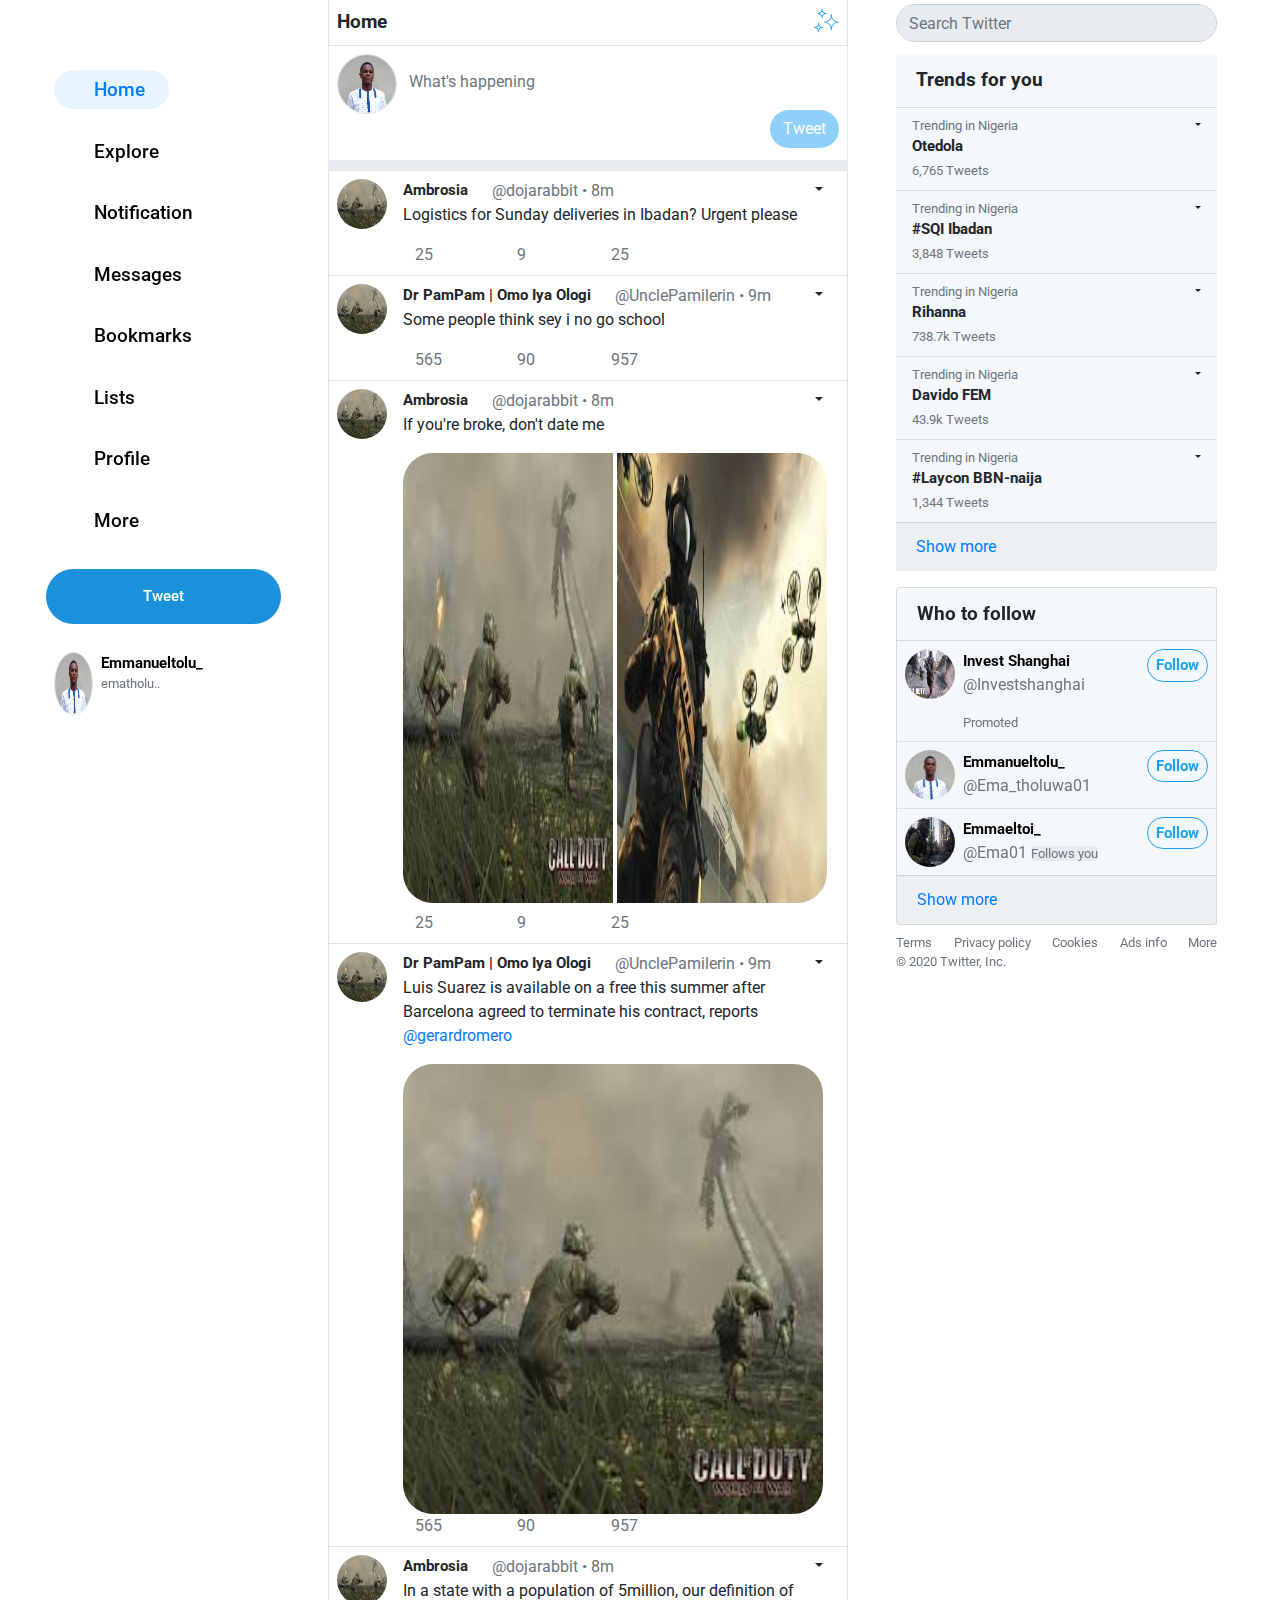
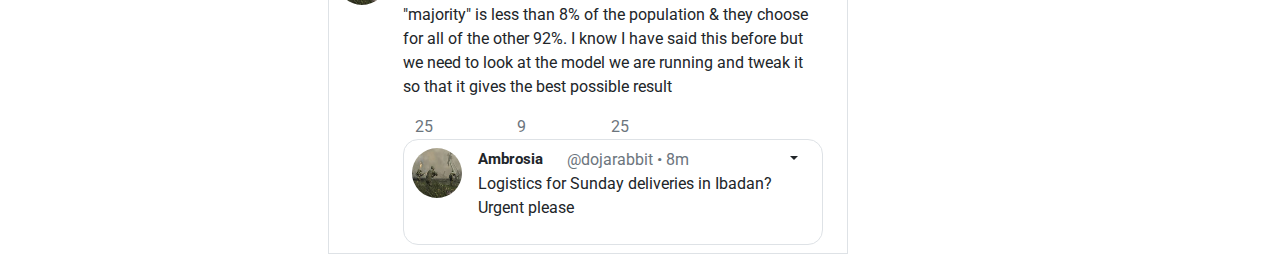
<file: Home-page/Homepage.html>
<!doctype html>
<html lang="en">

<head>
  <!-- Required meta tags -->
  <meta charset="utf-8">
  <meta name="viewport" content="width=device-width, initial-scale=1, shrink-to-fit=no">

  <!-- Bootstrap CSS -->
  <link rel="stylesheet" href="https://stackpath.bootstrapcdn.com/bootstrap/4.5.2/css/bootstrap.min.css"
    integrity="sha384-JcKb8q3iqJ61gNV9KGb8thSsNjpSL0n8PARn9HuZOnIxN0hoP+VmmDGMN5t9UJ0Z" crossorigin="anonymous">
  <link rel="stylesheet" href="Homepage.css">
  <link rel="stylesheet" href="https://use.fontawesome.com/releases/v5.14.0/css/all.css"
    integrity="sha384-HzLeBuhoNPvSl5KYnjx0BT+WB0QEEqLprO+NBkkk5gbc67FTaL7XIGa2w1L0Xbgc" crossorigin="anonymous">
  <link href="https://fonts.googleapis.com/css2?family=Roboto:wght@300;400;700&display=swap" rel="stylesheet">
  <title>HOME</title>
</head>

<body>

  <!-- mainpage -->
  <div class="container-fluid">
    <div class="row no-gutters">

      <!-- sidenav -->
      <div class="sidenav col-md-3 col-lg-3 col-sm-3" id="sidenav1">
        <div class="sdnav p-2">
          <a href="../Home-page/Homepage.html" class="twt rounded-circle fab fa-twitter mb-2 p-2 ml-3"></a>
        </div>
        <div class="sdnav mb-2 p-2">
          <a href="../Home-page/Homepage.html" class="active mb-2 p-2 px-4"><i class="fa fa-home mr-3"></i>Home</a>
        </div>
        <div class="sdnav mb-2 p-2">
          <a href="../Explore-page/Explorepage.html" class="kik mb-2 p-2 px-4"><i
              class="fa fa-hashtag mr-3"></i>Explore</a>
        </div>
        <div class="sdnav mb-2 p-2">
          <a href="" class="kik mb-2 p-2 px-4"><i class="far fa-bell mr-3"></i>Notification</a>
        </div>
        <div class="sdnav mb-2 p-2">
          <a href="" class="kik mb-2 p-2 px-4"><i class="far fa-envelope mr-3"></i>Messages</a>
        </div>
        <div class="sdnav mb-2 p-2">
          <a href="" class="kik mb-2 p-2 px-4"><i class="far fa-bookmark mr-3"></i>Bookmarks</a>
        </div>
        <div class="sdnav mb-2 p-2">
          <a href="" class="kik mb-2 p-2 px-4"><i class="far fa-list-alt mr-3"></i>Lists</a>
        </div>
        <div class="sdnav mb-2 p-2">
          <a href="../Profile-page/Profilepage.html" class="kik mb-2 p-2 px-4">
            <i class="far fa-user mr-3">
            </i>Profile
          </a>
        </div>
        <div class="sdnav mb-4 p-2">
          <a href="" class="kik p-2 px-4"><i class="fas fa-ellipsis-h mr-3"></i>More</a>
        </div>
        <div class="sdnav p-3 w-75 mb-4" id="finh"><a href="#" id="sdbtn" class="">Tweet</a></div>

        <!-- loginlk -->
        <a href="../Login-page/Loginpage.html" class="logit">
          <div class="logdiv d-flex w-75 px-2 py-1">
            <img src="../Materials/IMG_20180510_114506 (2).jpg" alt="photo" class="loginphoto rounded-circle border">
            <div class=" w-100 pl-2">
              <div class="w-100 d-flex align-items-center justify-content-between">
                <span class="higa w-75">Emmanueltolu_ </span><i class="fa fa-chevron-down mr-3"></i>
              </div>
              <div class="itachi text-muted">ematholu..</div>
            </div>
          </div>
        </a>

      </div>

      <!-- anothersidenav -->
      <div class="sidenav col-md-3 col-sm-2" id="sidenav2">
        <div class="sdnav p-2">
          <a href="../Home-page/Homepage.html" class="twt rounded-circle fab fa-twitter mb-2 p-2"></a>
        </div>
        <div class="sdnav mb-2 p-2">
          <a href="../Home-page/Homepage.html" class="active mb-2 p-2"><i class="fa fa-home mr-3"></i></a>
        </div>
        <div class="sdnav mb-2 p-2">
          <a href="../Explore-page/Explorepage.html" class="kik mb-2 p-2"><i class="fa fa-hashtag mr-3"></i></a>
        </div>
        <div class="sdnav mb-2 p-2">
          <a href="" class="kik mb-2 p-2"><i class="far fa-bell mr-3"></i></a>
        </div>
        <div class="sdnav mb-2 p-2">
          <a href="" class="kik mb-2 p-2"><i class="far fa-envelope mr-3"></i></a>
        </div>
        <div class="sdnav mb-2 p-2">
          <a href="" class="kik mb-2 p-2"><i class="far fa-bookmark mr-3"></i></a>
        </div>
        <div class="sdnav mb-2 p-2">
          <a href="" class="kik mb-2 p-2"><i class="far fa-list-alt mr-3"></i></a>
        </div>
        <div class="sdnav mb-2 p-2">
          <a href="../Profile-page/Profilepage.html" class="kik mb-2 p-2">
            <i class="far fa-user mr-3">
            </i>
          </a>
        </div>
        <div class="sdnav mb-4 p-2">
          <a href="" class="kik p-2"><i class="fas fa-ellipsis-h mr-3"></i></a>
        </div>
        <div class="sdnav p-3 w-75 mb-4" id="finh"><a href="#" id="sdbtn" class="">bg</a></div>

        <!-- loginlk -->
        <a href="../Login-page/Loginpage.html" class="logit">
          <img src="../Materials/IMG_20180510_114506 (2).jpg" alt="photo"
            class="loginphotoxs img-fluid w-50 rounded-circle">
        </a>

      </div>

      <!-- mainbody -->
      <div class="mainbody col-md-9 col-lg-5 col-sm-10">


        <div class="main-nav px-2 py-2 border border-top-0 d-flex justify-content-between">
          <span class="bgg">Home</span>
          <img src="../Materials/clean.svg" id="star" alt="star">
        </div>


        <div class="stat p-2 d-flex justify-content-between border-top-0">
          <img src="../Materials/IMG_20180510_114506 (2).jpg" alt="" id="prfp" class="border rounded-circle">
          <div>
            <textarea name="" id="sts" class="border-0 py-3 form-control" cols="75" rows="1"
              placeholder="What's happening"></textarea>
            <div class="d-flex align-items-center mb-1">
              <span class="w-50 d-flex justify-content-between" id="tpicn">
                <a href="" class="far fa-image"></a>
                <a href="" class="fas fa-camera-retro"></a>
                <a href="" class="fas fa-align-left"></a>
                <a href="" class="far fa-smile"></a>
                <a href="" class="far fa-bell"></a>
              </span>
              <span id="twtbtn" class="btn ml-auto">Tweet</span>
            </div>
          </div>
        </div>

        <!-- tweets -->
        <div class="tweet border d-flex p-2">
          <div class="">
            <img src="../Materials/images (3).jpg" alt="twet" class="imago rounded-circle">
          </div>

          <div class="w-100 mx-3">
            <div class="d-flex">
              <span class="higa">Ambrosia</span>
              <span class="ml-4 text-muted">@dojarabbit • 8m</span>
              <div class="nav-text dropdown ml-auto">
                <span class="nav-link dropdown-toggle p-0" data-toggle="dropdown"></span>
                <div class="dropdown-menu ">
                  <a href="" class="dropdown-item"><i class="far fa-angry"></i> This trend is a spam</a>
                  <a href="" class="dropdown-item"><i class="far fa-angry"></i> This trend is abusive or harmful</a>
                  <a href="" class="dropdown-item"><i class="far fa-angry"></i> This trend is a duplicate</a>
                  <a href="" class="dropdown-item"><i class="far fa-angry"></i> This trend is low quality</a>
                </div>
              </div>
            </div>

            <p>Logistics for Sunday deliveries in Ibadan? Urgent please</p>

            <div class="w-75 d-flex justify-content-between">
              <span class="bodicn px-1 text-muted">
                <i class="icno border-0 rounded-circle p-1 far fa-comment"></i>
                <span class="spn1">25</span>
              </span>
              <span class="bodicn px-1 text-muted">
                <i class="icnu border-0 rounded-circle p-1 fas fa-retweet"></i>
                <span class="spn2">9</span>
              </span>
              <span class="bodicn px-1 text-muted">
                <i class="icni border-0 rounded-circle p-1 far fa-heart"></i>
                <span class="spn3">25</span>
              </span>
              <span class="bodicn px-1 text-muted">
                <i class="icnn border-0 p-1 rounded-circle  fas fa-upload"></i>
              </span>

            </div>

          </div>



        </div>

        <div class="tweet border-top-0 border d-flex p-2">
          <div class="">
            <img src="../Materials/images (3).jpg" alt="twet" class="imago rounded-circle">
          </div>

          <div class="w-100 mx-3">
            <div class="d-flex">
              <span class="higa">Dr PamPam | Omo Iya Ologi</span>
              <span class="ml-4 text-muted">@UnclePamilerin • 9m</span>
              <div class="nav-text dropdown ml-auto">
                <span class="nav-link dropdown-toggle p-0" data-toggle="dropdown"></span>
                <div class="dropdown-menu ">
                  <a href="" class="dropdown-item"><i class="far fa-angry"></i> This trend is a spam</a>
                  <a href="" class="dropdown-item"><i class="far fa-angry"></i> This trend is abusive or harmful</a>
                  <a href="" class="dropdown-item"><i class="far fa-angry"></i> This trend is a duplicate</a>
                  <a href="" class="dropdown-item"><i class="far fa-angry"></i> This trend is low quality</a>
                </div>
              </div>

            </div>
            <p>Some people think sey i no go school</p>

            <div class="w-75 d-flex justify-content-between">
              <span class="bodicn px-1 text-muted">
                <i class="icno border-0 rounded-circle p-1 far fa-comment"></i>
                <span class="spn1">565</span>
              </span>
              <span class="bodicn px-1 text-muted">
                <i class="icnu border-0 rounded-circle p-1 fas fa-retweet"></i>
                <span class="spn2">90</span>
              </span>
              <span class="bodicn px-1 text-muted">
                <i class="icni border-0 rounded-circle p-1 far fa-heart"></i>
                <span class="spn3">957</span>
              </span>
              <span class="bodicn px-1 text-muted">
                <i class="icnn border-0 p-1 rounded-circle  fas fa-upload"></i>
              </span>

            </div>

          </div>



        </div>

        <div class="tweet border-top-0 border d-flex p-2">
          <div class="">
            <img src="../Materials/images (3).jpg" alt="twet" class="imago rounded-circle">
          </div>

          <div class="w-100 mx-3">
            <div class="d-flex ">
              <span class="higa">Ambrosia</span>
              <span class="ml-4 text-muted">@dojarabbit • 8m</span>
              <div class="nav-text dropdown ml-auto">
                <span class="nav-link dropdown-toggle p-0" data-toggle="dropdown"></span>
                <div class="dropdown-menu ">
                  <a href="" class="dropdown-item"><i class="far fa-angry"></i> This trend is a spam</a>
                  <a href="" class="dropdown-item"><i class="far fa-angry"></i> This trend is abusive or harmful</a>
                  <a href="" class="dropdown-item"><i class="far fa-angry"></i> This trend is a duplicate</a>
                  <a href="" class="dropdown-item"><i class="far fa-angry"></i> This trend is low quality</a>
                </div>
              </div>
            </div>

            <p>If you're broke, don't date me</p>

            <div class="twitpix d-flex ">
              <img src="../Materials/images (3).jpg" alt="uglyboy" class="imge mr-1 img-fluid w-50">
              <img src="../Materials/images (5).jpg" alt="fineboy" class="imgu img-fluid w-50">
            </div>

            <div class="w-75 mt-2 d-flex justify-content-between">
              <span class="bodicn px-1 text-muted">
                <i class="icno border-0 rounded-circle p-1 far fa-comment"></i>
                <span class="spn1">25</span>
              </span>
              <span class="bodicn px-1 text-muted">
                <i class="icnu border-0 rounded-circle p-1 fas fa-retweet"></i>
                <span class="spn2">9</span>
              </span>
              <span class="bodicn px-1 text-muted">
                <i class="icni border-0 rounded-circle p-1 far fa-heart"></i>
                <span class="spn3">25</span>
              </span>
              <span class="bodicn px-1 text-muted">
                <i class="icnn border-0 p-1 rounded-circle  fas fa-upload"></i>
              </span>

            </div>

          </div>



        </div>

        <div class="tweet border-top-0 border d-flex p-2">
          <div class="">
            <img src="../Materials/images (3).jpg" alt="twet" class="imago rounded-circle">
          </div>

          <div class="w-100 mx-3">
            <div class="d-flex">
              <span class="higa">Dr PamPam | Omo Iya Ologi</span>
              <span class="ml-4 text-muted">@UnclePamilerin • 9m</span>
              <div class="nav-text dropdown ml-auto">
                <span class="nav-link dropdown-toggle p-0" data-toggle="dropdown"></span>
                <div class="dropdown-menu ">
                  <a href="" class="dropdown-item"><i class="far fa-angry"></i> This trend is a spam</a>
                  <a href="" class="dropdown-item"><i class="far fa-angry"></i> This trend is abusive or harmful</a>
                  <a href="" class="dropdown-item"><i class="far fa-angry"></i> This trend is a duplicate</a>
                  <a href="" class="dropdown-item"><i class="far fa-angry"></i> This trend is low quality</a>
                </div>
              </div>

            </div>
            <p>Luis Suarez is available on a free this summer after Barcelona agreed to terminate his contract, reports
              <a href="">@gerardromero</a>
            </p>
            <div class="twitpix">
              <img src="../Materials/images (3).jpg" alt="uglyboy" class="imgr img-fluid h-100 w-100">

            </div>

            <div class="w-75 d-flex justify-content-between">
              <span class="bodicn px-1 text-muted">
                <i class="icno border-0 rounded-circle p-1 far fa-comment"></i>
                <span class="spn1">565</span>
              </span>
              <span class="bodicn px-1 text-muted">
                <i class="icnu border-0 rounded-circle p-1 fas fa-retweet"></i>
                <span class="spn2">90</span>
              </span>
              <span class="bodicn px-1 text-muted">
                <i class="icni border-0 rounded-circle p-1 far fa-heart"></i>
                <span class="spn3">957</span>
              </span>
              <span class="bodicn px-1 text-muted">
                <i class="icnn border-0 p-1 rounded-circle  fas fa-upload"></i>
              </span>

            </div>

          </div>



        </div>

        <div class="tweet border border-top-0 mb-2 d-flex p-2">
          <div class="">
            <img src="../Materials/images (3).jpg" alt="twet" class="imago rounded-circle">
          </div>

          <div class="w-100 mx-3">
            <div class="d-flex">
              <span class="higa">Ambrosia</span>
              <span class="ml-4 text-muted">@dojarabbit • 8m</span>
              <div class="nav-text dropdown ml-auto">
                <span class="nav-link dropdown-toggle p-0" data-toggle="dropdown"></span>
                <div class="dropdown-menu ">
                  <a href="" class="dropdown-item"><i class="far fa-angry"></i> This trend is a spam</a>
                  <a href="" class="dropdown-item"><i class="far fa-angry"></i> This trend is abusive or harmful</a>
                  <a href="" class="dropdown-item"><i class="far fa-angry"></i> This trend is a duplicate</a>
                  <a href="" class="dropdown-item"><i class="far fa-angry"></i> This trend is low quality</a>
                </div>
              </div>
            </div>

            <p>In a state with a population of 5million, our definition of "majority" is less than 8% of the population
              & they choose for all of the other 92%.

              I know I have said this before but we need to look at the model we are running and tweak it so that it
              gives the best possible result
            </p>

            <div class="w-75 d-flex justify-content-between">
              <span class="bodicn px-1 text-muted">
                <i class="icno border-0 rounded-circle p-1 far fa-comment"></i>
                <span class="spn1">25</span>
              </span>
              <span class="bodicn px-1 text-muted">
                <i class="icnu border-0 rounded-circle p-1 fas fa-retweet"></i>
                <span class="spn2">9</span>
              </span>
              <span class="bodicn px-1 text-muted">
                <i class="icni border-0 rounded-circle p-1 far fa-heart"></i>
                <span class="spn3">25</span>
              </span>
              <span class="bodicn px-1 text-muted">
                <i class="icnn border-0 p-1 rounded-circle  fas fa-upload"></i>
              </span>

            </div>

            <div class="tweet border d-flex p-2" id="twu">
              <div class="">
                <img src="../Materials/images (3).jpg" alt="twet" class="imago rounded-circle">
              </div>

              <div class="w-100 mx-3">
                <div class="d-flex">
                  <span class="higa">Ambrosia</span>
                  <span class="ml-4 text-muted">@dojarabbit • 8m</span>
                  <div class="nav-text dropdown ml-auto">
                    <span class="nav-link dropdown-toggle p-0" data-toggle="dropdown"></span>
                    <div class="dropdown-menu ">
                      <a href="" class="dropdown-item"><i class="far fa-angry"></i> This trend is a spam</a>
                      <a href="" class="dropdown-item"><i class="far fa-angry"></i> This trend is abusive or harmful</a>
                      <a href="" class="dropdown-item"><i class="far fa-angry"></i> This trend is a duplicate</a>
                      <a href="" class="dropdown-item"><i class="far fa-angry"></i> This trend is low quality</a>
                    </div>
                  </div>
                </div>

                <p>Logistics for Sunday deliveries in Ibadan? Urgent please</p>



              </div>



            </div>


          </div>



        </div>

        <!-- smallscreen stickybottom nav -->
        <div class="bottomnav p-2 border">
          <a href="../Home-page/Homepage.html" class="fa fa-home"></a>
          <a href="../Explore-page/Explorepage.html" class="fas fa-search"></a>
          <a href="#" class="far fa-envelope"></a>
          <a href="../Profile-page/Profilepage.html" class="far fa-user"></a>
        </div>


      </div>


      <!-- rightsect -->
      <div class="rightsect col-lg-4 px-5">
        <div class="nav nav-input py-1 w-100 ">
          <input type="text" class="rytinput form-control" placeholder="Search Twitter">
        </div>

        <div class="card w-100   border-0 mt-2">

          <div class="card-header d-flex justify-content-between">
            <span class="headertitle">
              Trends for you
            </span>
            <span>
              <a href="" class="fas fa-cog"></a>
            </span>
          </div>

          <div class="card-body p-0">

            <div class="sasuke p-2 px-3">

              <div class="itachi d-flex justify-content-between align-items-center">

                <span class="text-muted">Trending in Nigeria</span>

                <span class="nav-text dropdown">
                  <span class="nav-link dropdown-toggle p-0" data-toggle="dropdown"></span>
                  <div class="dropdown-menu ">
                    <a href="" class="dropdown-item"><i class="far fa-angry"></i> This trend is a spam</a>
                    <a href="" class="dropdown-item"><i class="far fa-angry"></i> This trend is abusive or harmful</a>
                    <a href="" class="dropdown-item"><i class="far fa-angry"></i> This trend is a duplicate</a>
                    <a href="" class="dropdown-item"><i class="far fa-angry"></i> This trend is low quality</a>
                  </div>
                </span>
              </div>

              <div class="higa">
                Otedola
              </div>
              <span class="itachi text-muted">
                6,765 Tweets
              </span>

            </div>

            <div class="sasuke border-top p-2 px-3">

              <div class="itachi d-flex justify-content-between align-items-center">

                <span class="text-muted">Trending in Nigeria</span>

                <span class="nav-text dropdown">
                  <span class="nav-link dropdown-toggle p-0" data-toggle="dropdown"></span>
                  <div class="dropdown-menu ">
                    <a href="" class="dropdown-item"><i class="far fa-angry"></i> This trend is a spam</a>
                    <a href="" class="dropdown-item"><i class="far fa-angry"></i> This trend is abusive or harmful</a>
                    <a href="" class="dropdown-item"><i class="far fa-angry"></i> This trend is a duplicate</a>
                    <a href="" class="dropdown-item"><i class="far fa-angry"></i> This trend is low quality</a>
                  </div>
                </span>
              </div>

              <div class="higa">
                #SQI Ibadan
              </div>
              <span class="itachi text-muted">
                3,848 Tweets
              </span>

            </div>

            <div class="sasuke border-top p-2 px-3">

              <div class="itachi d-flex justify-content-between align-items-center">

                <span class="text-muted">Trending in Nigeria</span>

                <span class="nav-text dropdown">
                  <span class="nav-link dropdown-toggle p-0" data-toggle="dropdown"></span>
                  <div class="dropdown-menu ">
                    <a href="" class="dropdown-item"><i class="far fa-angry"></i> This trend is a spam</a>
                    <a href="" class="dropdown-item"><i class="far fa-angry"></i> This trend is abusive or harmful</a>
                    <a href="" class="dropdown-item"><i class="far fa-angry"></i> This trend is a duplicate</a>
                    <a href="" class="dropdown-item"><i class="far fa-angry"></i> This trend is low quality</a>
                  </div>
                </span>
              </div>

              <div class="higa">
                Rihanna
              </div>
              <span class="itachi text-muted">
                738.7k Tweets
              </span>

            </div>

            <div class="sasuke border-top p-2 px-3">

              <div class="itachi d-flex justify-content-between align-items-center">

                <span class="text-muted">Trending in Nigeria</span>

                <span class="nav-text dropdown">
                  <span class="nav-link dropdown-toggle p-0" data-toggle="dropdown"></span>
                  <div class="dropdown-menu ">
                    <a href="" class="dropdown-item"><i class="far fa-angry"></i> This trend is a spam</a>
                    <a href="" class="dropdown-item"><i class="far fa-angry"></i> This trend is abusive or harmful</a>
                    <a href="" class="dropdown-item"><i class="far fa-angry"></i> This trend is a duplicate</a>
                    <a href="" class="dropdown-item"><i class="far fa-angry"></i> This trend is low quality</a>
                  </div>
                </span>
              </div>

              <div class="higa">
                Davido FEM
              </div>
              <span class="itachi text-muted">
                43.9k Tweets
              </span>

            </div>

            <div class="sasuke border-top p-2 px-3">

              <div class="itachi d-flex justify-content-between align-items-center">

                <span class="text-muted">Trending in Nigeria</span>

                <span class="nav-text dropdown">
                  <span class="nav-link dropdown-toggle p-0" data-toggle="dropdown"></span>
                  <div class="dropdown-menu ">
                    <a href="" class="dropdown-item"><i class="far fa-angry"></i> This trend is a spam</a>
                    <a href="" class="dropdown-item"><i class="far fa-angry"></i> This trend is abusive or harmful</a>
                    <a href="" class="dropdown-item"><i class="far fa-angry"></i> This trend is a duplicate</a>
                    <a href="" class="dropdown-item"><i class="far fa-angry"></i> This trend is low quality</a>
                  </div>
                </span>
              </div>

              <div class="higa">
                #Laycon BBN-naija
              </div>
              <span class="itachi text-muted">
                1,344 Tweets
              </span>

            </div>


          </div>

          <div class="card-footer">
            <a href="">Show more</a>
          </div>

        </div>

        <div class="card w-100 mt-3">

          <div class="card-header d-flex justify-content-between">
            <span class="headertitle">
              Who to follow
            </span>
            <span>
              <a href="" class="fas fa-cog"></a>
            </span>
          </div>

          <div class="card-body p-0">
            <a href="" class="fila">
              <div class="sasuke p-2 d-flex">


                <div>
                  <img src="../Materials/46980383-call-of-duty-advanced-warfare-wallpaper.jpg" alt="mypix"
                    class="imago rounded-circle">
                </div>

                <div class="ml-2">
                  <span class="higa">Invest Shanghai</span><br>
                  <span class="text-muted">@Investshanghai</span>
                  <div class="itachi text-muted mt-3">
                    <i class="fas fa-external-link-square-alt"></i> Promoted
                  </div>
                </div>

                <div class="btn bito higa ml-auto px-2 py-1 h-50">Follow</div>

              </div>
            </a>

            <a href="" class="fila">
              <div class="sasuke p-2 border-top d-flex">


                <div>
                  <img src="../Materials/IMG_20180510_114506 (2).jpg" alt="mypix" class="imago rounded-circle">
                </div>

                <div class="ml-2">
                  <span class="higa">Emmanueltolu_</span><br>
                  <span class="text-muted">@Ema_tholuwa01</span>
                </div>

                <div class="btn bito higa ml-auto px-2 py-1 h-50">Follow</div>

              </div>
            </a>

            <a href="" class="fila">
              <div class="sasuke p-2 border-top d-flex">


                <div>
                  <img src="../Materials/47100075-call-of-duty-advanced-warfare-wallpaper.jpg" alt="mypix"
                    class="imago rounded-circle">
                </div>

                <div class="ml-2">
                  <span class="higa">Emmaeltoi_</span><br>
                  <span>
                    <span class="text-muted">@Ema01</span>
                    <span class="itachi text-muted rounded" style="background-color: #E6ECF0;">Follows you</span>
                  </span>
                </div>

                <div class="btn bito higa ml-auto px-2 py-1 h-50">Follow</div>

              </div>
            </a>


          </div>

          <div class="card-footer">
            <a href="">Show more</a>
          </div>

        </div>

        <div class="mira mt-2 d-flex justify-content-between">
          <span class="bado"><a href="" class="text-muted">Terms</a></span>
          <span class="bado"><a href="" class="text-muted">Privacy policy</a></span>
          <span class="bado"><a href="" class="text-muted">Cookies</a></span>
          <span class="bado"><a href="" class="text-muted">Ads info</a></span>
          <span class="bado"><a href="" class="text-muted">More</a></span>
        </div>

        <div class="bado mb-4 text-muted">&copy 2020 Twitter, Inc.</div>

      </div>

    </div>
  </div>

  <!-- Optional JavaScript -->
  <!-- jQuery first, then Popper.js, then Bootstrap JS -->
  <script src="https://code.jquery.com/jquery-3.5.1.slim.min.js"
    integrity="sha384-DfXdz2htPH0lsSSs5nCTpuj/zy4C+OGpamoFVy38MVBnE+IbbVYUew+OrCXaRkfj"
    crossorigin="anonymous"></script>
  <script src="https://cdn.jsdelivr.net/npm/popper.js@1.16.1/dist/umd/popper.min.js"
    integrity="sha384-9/reFTGAW83EW2RDu2S0VKaIzap3H66lZH81PoYlFhbGU+6BZp6G7niu735Sk7lN"
    crossorigin="anonymous"></script>
  <script src="https://stackpath.bootstrapcdn.com/bootstrap/4.5.2/js/bootstrap.min.js"
    integrity="sha384-B4gt1jrGC7Jh4AgTPSdUtOBvfO8shuf57BaghqFfPlYxofvL8/KUEfYiJOMMV+rV"
    crossorigin="anonymous"></script>
</body>

</html>
</file>
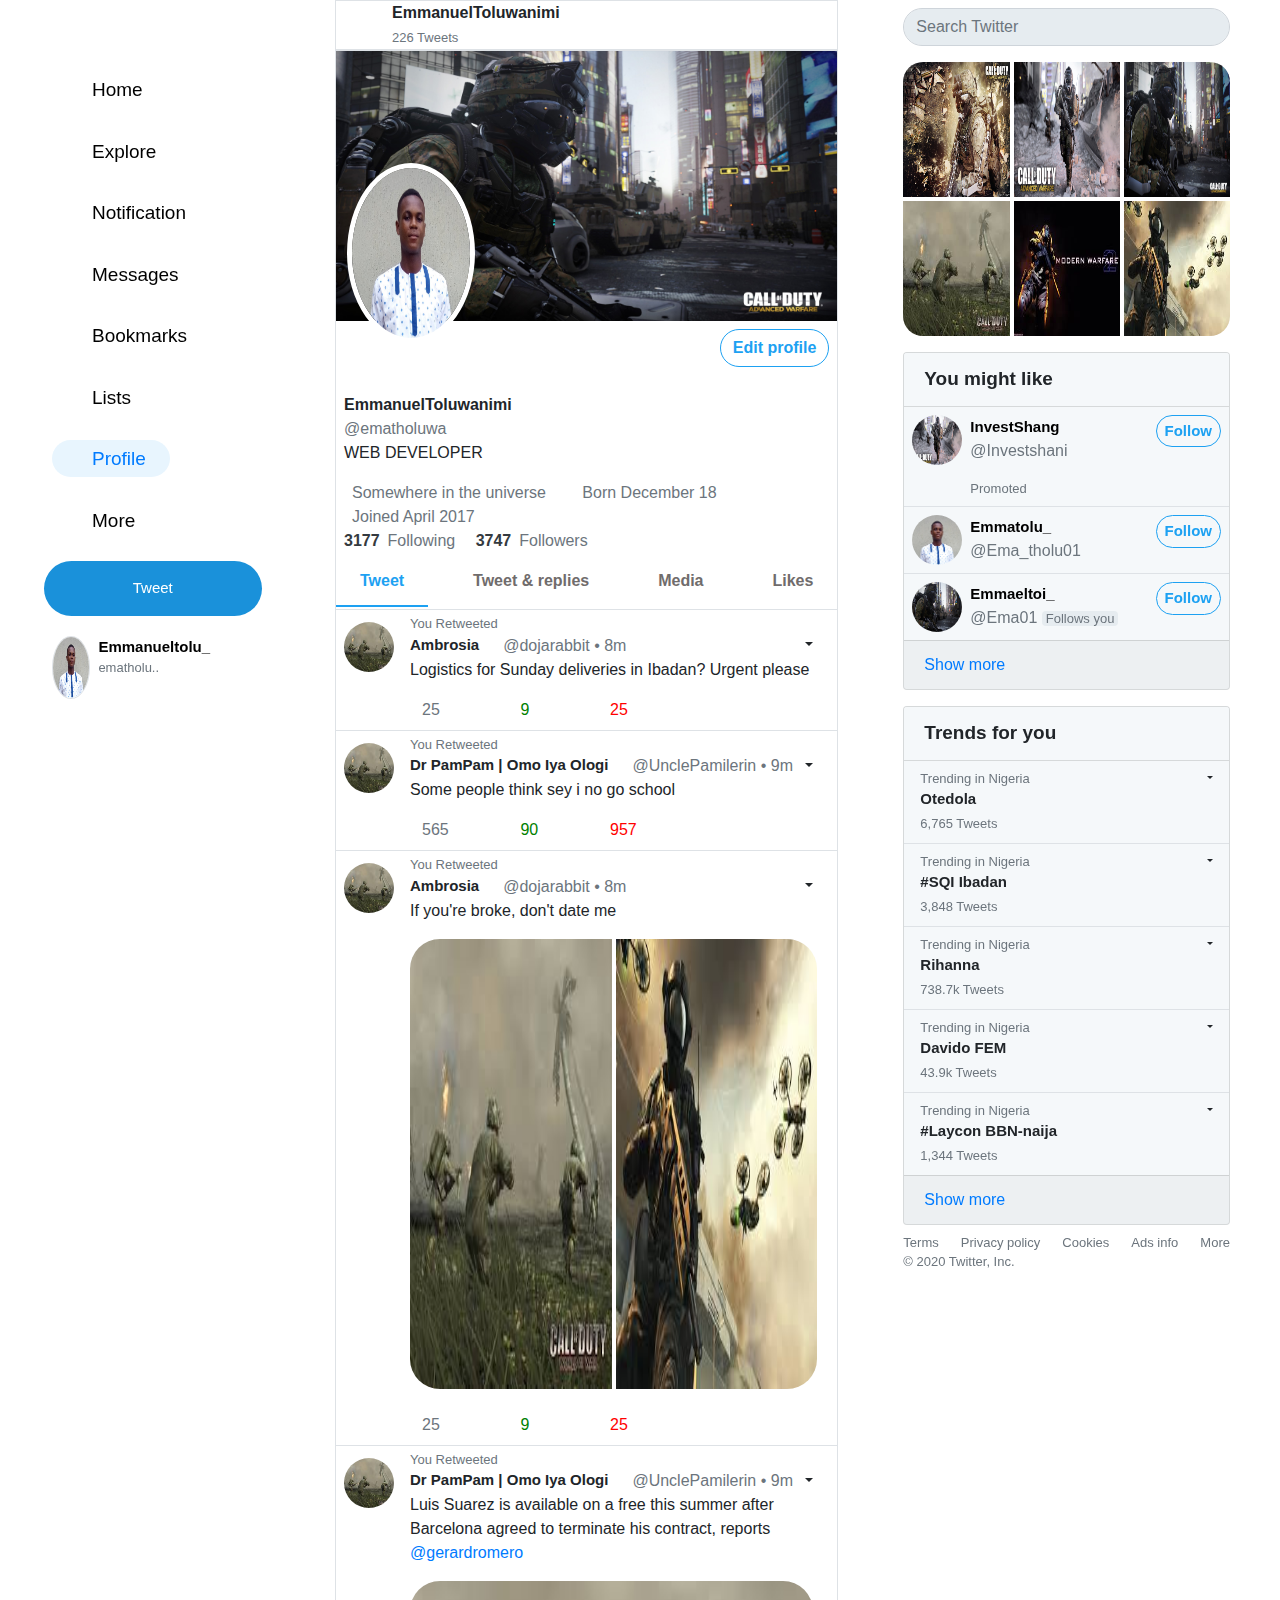
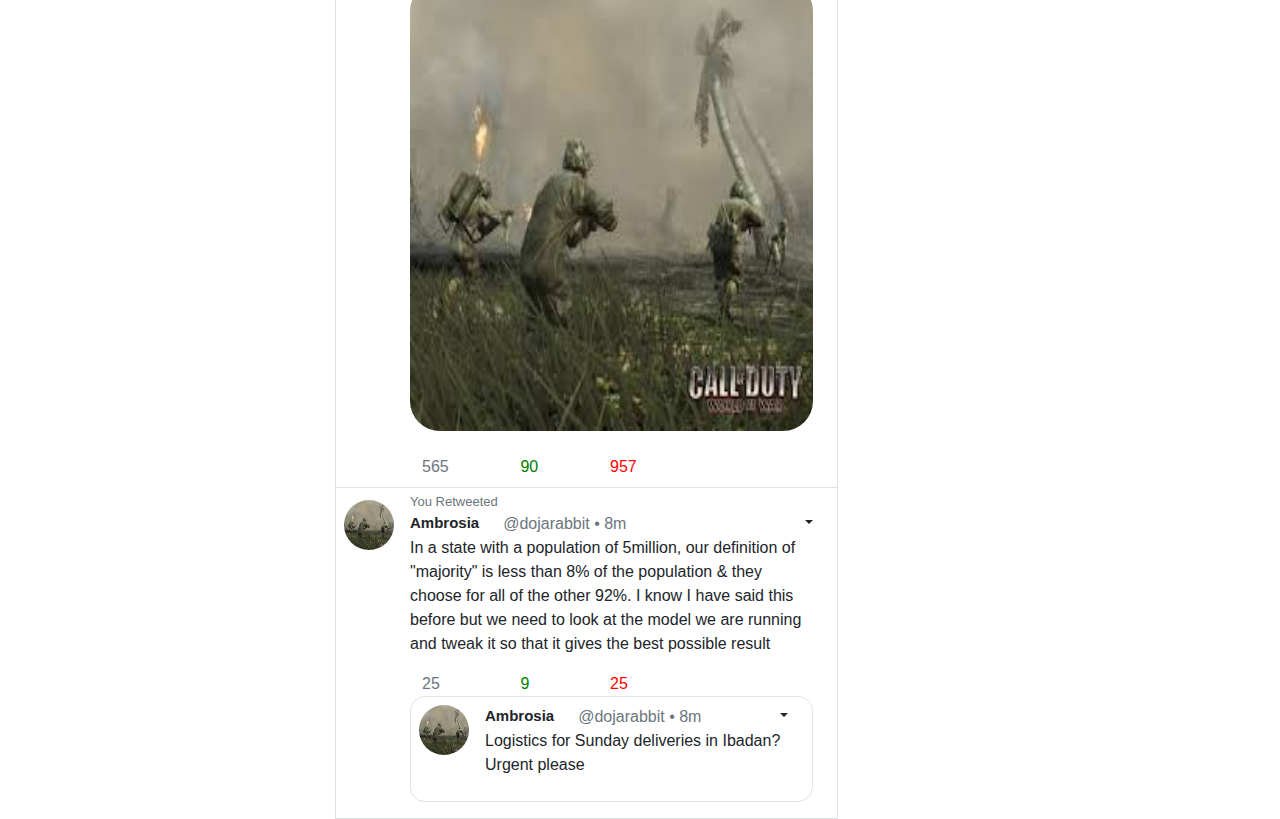
<file: Profile-page/Profilepage.html>
<!doctype html>
<html lang="en">

<head>
    <!-- Required meta tags -->
    <meta charset="utf-8">
    <meta name="viewport" content="width=device-width, initial-scale=1, shrink-to-fit=no">

    <!-- Bootstrap CSS -->
    <link rel="stylesheet" href="https://stackpath.bootstrapcdn.com/bootstrap/4.5.2/css/bootstrap.min.css"
        integrity="sha384-JcKb8q3iqJ61gNV9KGb8thSsNjpSL0n8PARn9HuZOnIxN0hoP+VmmDGMN5t9UJ0Z" crossorigin="anonymous">
    <link rel="stylesheet" href="https://use.fontawesome.com/releases/v5.14.0/css/all.css"
        integrity="sha384-HzLeBuhoNPvSl5KYnjx0BT+WB0QEEqLprO+NBkkk5gbc67FTaL7XIGa2w1L0Xbgc" crossorigin="anonymous">
    <link rel="stylesheet" href="Profilepage.css">

    <title>Profile</title>
</head>

<body>

    <!-- Profilepage -->
    <div class="container-fluid">
        <div class="row no-gutter">

            <!-- sidenav -->
            <div class="sidenav col-md-3 col-lg-3 col-sm-3" id="sidenav1">
                <div class="sdnav p-2">
                    <a href="../index.html" class="twt rounded-circle fab fa-twitter mb-2 p-2 ml-3"></a>
                </div>
                <div class="sdnav mb-2 p-2">
                    <a href="../index.html" class="kik mb-2 p-2 px-4"><i
                            class="fa fa-home mr-3"></i>Home</a>
                </div>
                <div class="sdnav mb-2 p-2">
                    <a href="../Explore-page/Explorepage.html" class="kik mb-2 p-2 px-4"><i
                            class="fa fa-hashtag mr-3"></i>Explore</a>
                </div>
                <div class="sdnav mb-2 p-2">
                    <a href="" class="kik mb-2 p-2 px-4"><i class="far fa-bell mr-3"></i>Notification</a>
                </div>
                <div class="sdnav mb-2 p-2">
                    <a href="" class="kik mb-2 p-2 px-4"><i class="far fa-envelope mr-3"></i>Messages</a>
                </div>
                <div class="sdnav mb-2 p-2">
                    <a href="" class="kik mb-2 p-2 px-4"><i class="far fa-bookmark mr-3"></i>Bookmarks</a>
                </div>
                <div class="sdnav mb-2 p-2">
                    <a href="" class="kik mb-2 p-2 px-4"><i class="far fa-list-alt mr-3"></i>Lists</a>
                </div>
                <div class="sdnav mb-2 p-2">
                    <a href="../Profile-page/Profilepage.html" class="active mb-2 p-2 px-4"><i
                            class="far fa-user mr-3"></i>Profile</a>
                </div>
                <div class="sdnav mb-3 p-2">
                    <a href="" class="kik p-2 px-4"><i class="fas fa-ellipsis-h mr-3"></i>More</a>
                </div>
                <div class="sdnav mb-3 p-3 w-75" id="finh"><a href="#" id="sdbtn" class="">Tweet</a></div>

                <!-- loginlk -->
                <a href="../Login-page/Loginpage.html" class="logit">
                    <div class="logdiv d-flex w-75 px-2 py-1">
                        <img src="../Materials/IMG_20180510_114506 (2).jpg" alt="photo"
                            class="loginphoto rounded-circle border">
                        <div class=" w-100 pl-2">
                            <div class="w-100 d-flex align-items-center justify-content-between">
                                <span class="higa w-75">Emmanueltolu_ </span><i class="fa fa-chevron-down mr-3"></i>
                            </div>
                            <div class="itachi text-muted">ematholu..</div>
                        </div>
                    </div>
                </a>


            </div>

            <!-- anothersidenav -->
            <div class="sidenav col-md-3 col-sm-2" id="sidenav2">
                <div class="sdnav p-2">
                    <a href="../Home-page/Homepage.html" class="twt rounded-circle fab fa-twitter mb-2 p-2"></a>
                </div>
                <div class="sdnav mb-2 p-2">
                    <a href="../Home-page/Homepage.html" class="active mb-2 p-2"><i class="fa fa-home mr-3"></i></a>
                </div>
                <div class="sdnav mb-2 p-2">
                    <a href="../Explore-page/Explorepage.html" class="kik mb-2 p-2"><i
                            class="fa fa-hashtag mr-3"></i></a>
                </div>
                <div class="sdnav mb-2  p-2">
                    <a href="" class="kik mb-2 p-2"><i class="far fa-bell mr-3"></i></a>
                </div>
                <div class="sdnav mb-2 p-2">
                    <a href="" class="kik mb-2 p-2"><i class="far fa-envelope mr-3"></i></a>
                </div>
                <div class="sdnav mb-2 p-2">
                    <a href="" class="kik mb-2 p-2"><i class="far fa-bookmark mr-3"></i></a>
                </div>
                <div class="sdnav mb-2 p-2">
                    <a href="" class="kik mb-2 p-2"><i class="far fa-list-alt mr-3"></i></a>
                </div>
                <div class="sdnav mb-2 p-2">
                    <a href="../Profile-page/Profilepage.html" class="kik mb-2 p-2">
                        <i class="far fa-user mr-3">
                        </i>
                    </a>
                </div>
                <div class="sdnav mb-4 p-2">
                    <a href="" class="kik p-2"><i class="fas fa-ellipsis-h mr-3"></i></a>
                </div>
                <div class="sdnav p-3 w-75 mb-4" id="finh"><a href="#" id="sdbtn" class="">bg</a></div>

                <!-- loginlk -->
                <a href="../Login-page/Loginpage.html" class="logit">
                    <img src="../Materials/IMG_20180510_114506 (2).jpg" alt="photo"
                        class="loginphotoxs img-fluid rounded-circle">
                </a>

            </div>


            <!-- mainbody -->
            <div class="mainbody col-md-9 col-lg-5 col-sm-10 col-xs-12">

                <!-- nav -->
                <div class="nav-bar d-flex border align-items-center px-3">
                    <div class="">
                        <a href="../index.html"
                            class="nav-icn fa fa-arrow-left p-2 mr-4 rounded-circle"></a>
                    </div>
                    <div class="">
                        <span id="txt1">EmmanuelToluwanimi</span><br>
                        <span class="txt2 text-muted">226 Tweets</span>
                    </div>
                </div>

                <!-- Profilebody -->
                <div class="profilebody border">
                    <div class="d-block">
                        <img src="../Materials/47100075-call-of-duty-advanced-warfare-wallpaper.jpg" alt="coverphoto"
                            class="imga w-100 img-fluid">
                        <img src="../Materials/IMG_20180510_114506 (2).jpg" alt="profilepic"
                            class=" imgi img-fluid rounded-circle">
                        <div class="btn float-right mt-2 mr-2">Edit profile</div>
                    </div><br><br><br>
                    <div class="px-2">
                        <span id="uname">EmmanuelToluwanimi</span><br>
                        <span class="text-muted">@ematholuwa</span>
                        <p>WEB DEVELOPER</p>
                        <span>
                            <span class="text-muted mr-4"><i class="fas fa-map-marker-alt mr-2"></i> Somewhere in the
                                universe</span>
                            <span class="text-muted"><i class="fas fa-birthday-cake mr-2"></i> Born December
                                18</span><br>
                            <span class="text-muted"><i class="far fa-calendar-alt mr-2"></i> Joined April 2017</span>
                        </span><br>
                        <span>
                            <a href="" class="text-muted mr-3"><b class="text-dark mr-2">3177</b>Following</a>
                            <a href="" class="text-muted"><b class="text-dark mr-2">3747</b>Followers</a>
                        </span>
                    </div>

                    <!-- activities -->
                    <div class="activities">

                        <!-- anothernav -->
                        <div class="nav border-bottom d-flex justify-content-between align-items-center">
                            <div class="act py-3">
                                <a href="" class="active tweetnav p-3 px-4">Tweet</a>
                            </div>
                            <div class="act  py-3">
                                <a href="" class="tweetnav p-3 px-4">Tweet & replies</a>
                            </div>
                            <div class="act  py-3">
                                <a href="" class="tweetnav p-3 px-4">Media</a>
                            </div>
                            <div class="act  py-3">
                                <a href="" class="tweetnav p-3 px-4">Likes</a>
                            </div>
                        </div>

                        <!-- Tweets -->
                        <div class="tweet border-bottom d-flex px-2 pt-1 pb-2">

                            <div class="">
                                <div class="txt2 fas fa-retweet text-muted float-right p-1"></div>
                                <img src="../Materials/images (3).jpg" alt="twet" class="imago rounded-circle">
                            </div>

                            <div class="w-100 mx-3">
                                <div class="txt2 text-muted">You Retweeted</div>
                                <div class="d-flex">
                                    <span class="higa">Ambrosia</span>
                                    <span class="ml-4 text-muted">@dojarabbit • 8m</span>
                                    <div class="nav-text dropdown ml-auto">
                                        <span class="nav-link dropdown-toggle p-0" data-toggle="dropdown"></span>
                                        <div class="dropdown-menu ">
                                            <a href="" class="dropdown-item"><i class="far fa-angry"></i> This trend is
                                                a spam</a>
                                            <a href="" class="dropdown-item"><i class="far fa-angry"></i> This trend is
                                                abusive or harmful</a>
                                            <a href="" class="dropdown-item"><i class="far fa-angry"></i> This trend is
                                                a duplicate</a>
                                            <a href="" class="dropdown-item"><i class="far fa-angry"></i> This trend is
                                                low quality</a>
                                        </div>
                                    </div>
                                </div>

                                <p>Logistics for Sunday deliveries in Ibadan? Urgent please</p>

                                <div class="w-75 d-flex justify-content-between">
                                    <span class="bodicn px-1 text-muted">
                                        <i class="icno border-0 rounded-circle p-1 far fa-comment"></i>
                                        <span class="spn1">25</span>
                                    </span>
                                    <span class="bodicn px-1 text-muted">
                                        <i class="icnu border-0 rounded-circle p-1 fas fa-retweet"></i>
                                        <span class="spn2">9</span>
                                    </span>
                                    <span class="bodicn px-1 text-muted">
                                        <i class="icni border-0 rounded-circle p-1 far fa-heart"></i>
                                        <span class="spn3">25</span>
                                    </span>
                                    <span class="bodicn px-1 text-muted">
                                        <i class="icnn border-0 p-1 rounded-circle  fas fa-upload"></i>
                                    </span>

                                </div>

                            </div>



                        </div>

                        <div class="tweet border-bottom d-flex px-2 pt-1 pb-2">
                            <div class="">
                                <div class="txt2 fas fa-retweet text-muted float-right p-1"></div>
                                <img src="../Materials/images (3).jpg" alt="twet" class="imago rounded-circle">
                            </div>

                            <div class="w-100 mx-3">
                                <div class="txt2 text-muted">You Retweeted</div>
                                <div class="d-flex">
                                    <span class="higa">Dr PamPam | Omo Iya Ologi</span>
                                    <span class="ml-4 text-muted">@UnclePamilerin • 9m</span>
                                    <div class="nav-text dropdown ml-auto">
                                        <span class="nav-link dropdown-toggle p-0" data-toggle="dropdown"></span>
                                        <div class="dropdown-menu ">
                                            <a href="" class="dropdown-item"><i class="far fa-angry"></i> This trend is
                                                a spam</a>
                                            <a href="" class="dropdown-item"><i class="far fa-angry"></i> This trend is
                                                abusive or harmful</a>
                                            <a href="" class="dropdown-item"><i class="far fa-angry"></i> This trend is
                                                a duplicate</a>
                                            <a href="" class="dropdown-item"><i class="far fa-angry"></i> This trend is
                                                low quality</a>
                                        </div>
                                    </div>

                                </div>
                                <p>Some people think sey i no go school</p>

                                <div class="w-75 d-flex justify-content-between">
                                    <span class="bodicn px-1 text-muted">
                                        <i class="icno border-0 rounded-circle p-1 far fa-comment"></i>
                                        <span class="spn1">565</span>
                                    </span>
                                    <span class="bodicn px-1 text-muted">
                                        <i class="icnu border-0 rounded-circle p-1 fas fa-retweet"></i>
                                        <span class="spn2">90</span>
                                    </span>
                                    <span class="bodicn px-1 text-muted">
                                        <i class="icni border-0 rounded-circle p-1 far fa-heart"></i>
                                        <span class="spn3">957</span>
                                    </span>
                                    <span class="bodicn px-1 text-muted">
                                        <i class="icnn border-0 p-1 rounded-circle  fas fa-upload"></i>
                                    </span>

                                </div>

                            </div>



                        </div>

                        <div class="tweet border-bottom d-flex px-2 pt-1 pb-2">
                            <div class="">
                                <div class="txt2 fas fa-retweet text-muted float-right p-1"></div>
                                <img src="../Materials/images (3).jpg" alt="twet" class="imago rounded-circle">
                            </div>

                            <div class="w-100 mx-3">
                                <div class="txt2 text-muted">You Retweeted</div>
                                <div class="d-flex ">
                                    <span class="higa">Ambrosia</span>
                                    <span class="ml-4 text-muted">@dojarabbit • 8m</span>
                                    <div class="nav-text dropdown ml-auto">
                                        <span class="nav-link dropdown-toggle p-0" data-toggle="dropdown"></span>
                                        <div class="dropdown-menu ">
                                            <a href="" class="dropdown-item"><i class="far fa-angry"></i> This trend is
                                                a spam</a>
                                            <a href="" class="dropdown-item"><i class="far fa-angry"></i> This trend is
                                                abusive or harmful</a>
                                            <a href="" class="dropdown-item"><i class="far fa-angry"></i> This trend is
                                                a duplicate</a>
                                            <a href="" class="dropdown-item"><i class="far fa-angry"></i> This trend is
                                                low quality</a>
                                        </div>
                                    </div>
                                </div>

                                <p>If you're broke, don't date me</p>

                                <div class="twitpix d-flex ">
                                    <img src="../Materials/images (3).jpg" alt="uglyboy"
                                        class="imge mr-1 img-fluid w-50">
                                    <img src="../Materials/images (5).jpg" alt="fineboy" class="imgu img-fluid w-50">
                                </div>

                                <div class="w-75 mt-4 d-flex justify-content-between">
                                    <span class="bodicn px-1 text-muted">
                                        <i class="icno border-0 rounded-circle p-1 far fa-comment"></i>
                                        <span class="spn1">25</span>
                                    </span>
                                    <span class="bodicn px-1 text-muted">
                                        <i class="icnu border-0 rounded-circle p-1 fas fa-retweet"></i>
                                        <span class="spn2">9</span>
                                    </span>
                                    <span class="bodicn px-1 text-muted">
                                        <i class="icni border-0 rounded-circle p-1 far fa-heart"></i>
                                        <span class="spn3">25</span>
                                    </span>
                                    <span class="bodicn px-1 text-muted">
                                        <i class="icnn border-0 p-1 rounded-circle  fas fa-upload"></i>
                                    </span>

                                </div>

                            </div>



                        </div>

                        <div class="tweet border-bottom d-flex px-2 pt-1 pb-2">
                            <div class="">
                                <div class="txt2 fas fa-retweet text-muted float-right p-1"></div>
                                <img src="../Materials/images (3).jpg" alt="twet" class="imago rounded-circle">
                            </div>

                            <div class="w-100 mx-3">
                                <div class="txt2 text-muted">You Retweeted</div>
                                <div class="d-flex">
                                    <span class="higa">Dr PamPam | Omo Iya Ologi</span>
                                    <span class="ml-4 text-muted">@UnclePamilerin • 9m</span>
                                    <div class="nav-text dropdown ml-auto">
                                        <span class="nav-link dropdown-toggle p-0" data-toggle="dropdown"></span>
                                        <div class="dropdown-menu ">
                                            <a href="" class="dropdown-item"><i class="far fa-angry"></i> This trend is
                                                a spam</a>
                                            <a href="" class="dropdown-item"><i class="far fa-angry"></i> This trend is
                                                abusive or harmful</a>
                                            <a href="" class="dropdown-item"><i class="far fa-angry"></i> This trend is
                                                a duplicate</a>
                                            <a href="" class="dropdown-item"><i class="far fa-angry"></i> This trend is
                                                low quality</a>
                                        </div>
                                    </div>

                                </div>
                                <p>Luis Suarez is available on a free this summer after Barcelona agreed to terminate
                                    his contract, reports
                                    <a href="">@gerardromero</a>
                                </p>
                                <div class="twitpix">
                                    <img src="../Materials/images (3).jpg" alt="uglyboy"
                                        class="imgr img-fluid h-100 w-100">

                                </div>

                                <div class="w-75 mt-4 d-flex justify-content-between">
                                    <span class="bodicn px-1 text-muted">
                                        <i class="icno border-0 rounded-circle p-1 far fa-comment"></i>
                                        <span class="spn1">565</span>
                                    </span>
                                    <span class="bodicn px-1 text-muted">
                                        <i class="icnu border-0 rounded-circle p-1 fas fa-retweet"></i>
                                        <span class="spn2">90</span>
                                    </span>
                                    <span class="bodicn px-1 text-muted">
                                        <i class="icni border-0 rounded-circle p-1 far fa-heart"></i>
                                        <span class="spn3">957</span>
                                    </span>
                                    <span class="bodicn px-1 text-muted">
                                        <i class="icnn border-0 p-1 rounded-circle  fas fa-upload"></i>
                                    </span>

                                </div>

                            </div>



                        </div>

                        <div class="tweet mb-2 d-flex px-2 pt-1 pb-2">
                            <div class="">
                                <div class="txt2 fas fa-retweet text-muted float-right p-1"></div>
                                <img src="../Materials/images (3).jpg" alt="twet" class="imago rounded-circle">
                            </div>

                            <div class="w-100 mx-3">
                                <div class="txt2 text-muted">You Retweeted</div>
                                <div class="d-flex">
                                    <span class="higa">Ambrosia</span>
                                    <span class="ml-4 text-muted">@dojarabbit • 8m</span>
                                    <div class="nav-text dropdown ml-auto">
                                        <span class="nav-link dropdown-toggle p-0" data-toggle="dropdown"></span>
                                        <div class="dropdown-menu ">
                                            <a href="" class="dropdown-item"><i class="far fa-angry"></i> This trend is
                                                a spam</a>
                                            <a href="" class="dropdown-item"><i class="far fa-angry"></i> This trend is
                                                abusive or harmful</a>
                                            <a href="" class="dropdown-item"><i class="far fa-angry"></i> This trend is
                                                a duplicate</a>
                                            <a href="" class="dropdown-item"><i class="far fa-angry"></i> This trend is
                                                low quality</a>
                                        </div>
                                    </div>
                                </div>

                                <p>In a state with a population of 5million, our definition of "majority" is less than
                                    8% of the population
                                    & they choose for all of the other 92%.

                                    I know I have said this before but we need to look at the model we are running and
                                    tweak it so that it
                                    gives the best possible result
                                </p>

                                <div class="w-75 d-flex justify-content-between">
                                    <span class="bodicn px-1 text-muted">
                                        <i class="icno border-0 rounded-circle p-1 far fa-comment"></i>
                                        <span class="spn1">25</span>
                                    </span>
                                    <span class="bodicn px-1 text-muted">
                                        <i class="icnu border-0 rounded-circle p-1 fas fa-retweet"></i>
                                        <span class="spn2">9</span>
                                    </span>
                                    <span class="bodicn px-1 text-muted">
                                        <i class="icni border-0 rounded-circle p-1 far fa-heart"></i>
                                        <span class="spn3">25</span>
                                    </span>
                                    <span class="bodicn px-1 text-muted">
                                        <i class="icnn border-0 p-1 rounded-circle  fas fa-upload"></i>
                                    </span>

                                </div>

                                <div class="tweet border d-flex p-2" id="twu">
                                    <div class="">
                                        <img src="../Materials/images (3).jpg" alt="twet" class="imago rounded-circle">
                                    </div>

                                    <div class="w-100 mx-3">
                                        <div class="d-flex">
                                            <span class="higa">Ambrosia</span>
                                            <span class="ml-4 text-muted">@dojarabbit • 8m</span>
                                            <div class="nav-text dropdown ml-auto">
                                                <span class="nav-link dropdown-toggle p-0"
                                                    data-toggle="dropdown"></span>
                                                <div class="dropdown-menu ">
                                                    <a href="" class="dropdown-item"><i class="far fa-angry"></i> This
                                                        trend is a spam</a>
                                                    <a href="" class="dropdown-item"><i class="far fa-angry"></i> This
                                                        trend is abusive or harmful</a>
                                                    <a href="" class="dropdown-item"><i class="far fa-angry"></i> This
                                                        trend is a duplicate</a>
                                                    <a href="" class="dropdown-item"><i class="far fa-angry"></i> This
                                                        trend is low quality</a>
                                                </div>
                                            </div>
                                        </div>

                                        <p>Logistics for Sunday deliveries in Ibadan? Urgent please</p>



                                    </div>



                                </div>


                            </div>



                        </div>


                    </div>


                </div>

                <!-- smallscreen stickybottom nav -->
                <div class="bottomnav p-2 border">
                    <a href="../Home-page/Homepage.html" class="fa fa-home"></a>
                    <a href="../Explore-page/Explorepage.html" class="fas fa-search"></a>
                    <a href="#" class="far fa-bell"></a>
                    <a href="#" class="far fa-envelope"></a>
                </div>

            </div>

            <!-- rightsection -->
            <div class="rightsect col-lg-4">
                <div class="nav nav-input py-2 w-100 ">
                    <input type="text" class="rytinput form-control" placeholder="Search Twitter">
                </div>

                <!-- gallery -->
                <div class="gallery mt-2 w-100">
                    <div class="top-gallery d-flex justify-content-between">
                        <img src="../Materials/46903620-call-of-duty-advanced-warfare-wallpaper.jpg" alt="cod"
                            class="img1 img-fluid">
                        <img src="../Materials/46980383-call-of-duty-advanced-warfare-wallpaper.jpg" alt="cod"
                            class="img img-fluid">
                        <img src="../Materials/47100075-call-of-duty-advanced-warfare-wallpaper.jpg" alt="cod"
                            class="img2 img-fluid">
                    </div>
                    <div class="bottom-gallery mt-1 d-flex justify-content-between">
                        <img src="../Materials/images (3).jpg" alt="cod" class="img3 img-fluid">
                        <img src="../Materials/images (4).jpg" alt="cod" class="img-fluid">
                        <img src="../Materials/images (5).jpg" alt="cod" class="img4 img-fluid">
                    </div>
                </div>

                <div class="card mt-3">

                    <div class="card-header d-flex justify-content-between">
                        <span class="headertitle">
                            You might like
                        </span>
                        <span>
                            <a href="" class="fas fa-cog"></a>
                        </span>
                    </div>

                    <div class="card-body p-0">
                        <a href="" class="fila">
                            <div class="sasuke p-2 d-flex">


                                <div>
                                    <img src="../Materials/46980383-call-of-duty-advanced-warfare-wallpaper.jpg"
                                        alt="mypix" class="imago rounded-circle">
                                </div>

                                <div class="ml-2">
                                    <span class="higa">InvestShang</span><br>
                                    <span class="text-muted">@Investshani</span>
                                    <div class="itachi text-muted mt-3">
                                        <i class="fas fa-external-link-square-alt"></i> Promoted
                                    </div>
                                </div>

                                <div class="btn bito higa ml-auto px-2 py-1 h-50">Follow</div>

                            </div>
                        </a>

                        <a href="" class="fila">
                            <div class="sasuke p-2 border-top d-flex">


                                <div>
                                    <img src="../Materials/IMG_20180510_114506 (2).jpg" alt="mypix"
                                        class="imago rounded-circle">
                                </div>

                                <div class="ml-2">
                                    <span class="higa">Emmatolu_</span><br>
                                    <span class="text-muted">@Ema_tholu01</span>
                                </div>

                                <div class="btn bito higa ml-auto px-2 py-1 h-50">Follow</div>

                            </div>
                        </a>

                        <a href="" class="fila">
                            <div class="sasuke p-2 border-top d-flex">


                                <div>
                                    <img src="../Materials/47100075-call-of-duty-advanced-warfare-wallpaper.jpg"
                                        alt="mypix" class="imago rounded-circle">
                                </div>

                                <div class="ml-2">
                                    <span class="higa">Emmaeltoi_</span><br>
                                    <span>
                                        <span class="text-muted">@Ema01</span>
                                        <span class="itachi text-muted rounded px-1"
                                            style="background-color: #E6ECF0;">Follows you</span>
                                    </span>
                                </div>

                                <div class="btn bito higa ml-auto px-2 py-1 h-50">Follow</div>

                            </div>
                        </a>


                    </div>

                    <div class="card-footer">
                        <a href="">Show more</a>
                    </div>

                </div>


                <div class="card mt-3">

                    <div class="card-header d-flex justify-content-between">
                        <span class="headertitle">
                            Trends for you
                        </span>
                        <span>
                            <a href="" class="fas fa-cog"></a>
                        </span>
                    </div>

                    <div class="card-body p-0">

                        <div class="sasuke p-2 px-3">

                            <div class="itachi d-flex justify-content-between align-items-center">

                                <span class="text-muted">Trending in Nigeria</span>

                                <span class="nav-text dropdown">
                                    <span class="nav-link dropdown-toggle p-0" data-toggle="dropdown"></span>
                                    <div class="dropdown-menu ">
                                        <a href="" class="dropdown-item"><i class="far fa-angry"></i> This trend is a
                                            spam</a>
                                        <a href="" class="dropdown-item"><i class="far fa-angry"></i> This trend is
                                            abusive or harmful</a>
                                        <a href="" class="dropdown-item"><i class="far fa-angry"></i> This trend is a
                                            duplicate</a>
                                        <a href="" class="dropdown-item"><i class="far fa-angry"></i> This trend is low
                                            quality</a>
                                    </div>
                                </span>
                            </div>

                            <div class="higa">
                                Otedola
                            </div>
                            <span class="itachi text-muted">
                                6,765 Tweets
                            </span>

                        </div>

                        <div class="sasuke border-top p-2 px-3">

                            <div class="itachi d-flex justify-content-between align-items-center">

                                <span class="text-muted">Trending in Nigeria</span>

                                <span class="nav-text dropdown">
                                    <span class="nav-link dropdown-toggle p-0" data-toggle="dropdown"></span>
                                    <div class="dropdown-menu ">
                                        <a href="" class="dropdown-item"><i class="far fa-angry"></i> This trend is a
                                            spam</a>
                                        <a href="" class="dropdown-item"><i class="far fa-angry"></i> This trend is
                                            abusive or harmful</a>
                                        <a href="" class="dropdown-item"><i class="far fa-angry"></i> This trend is a
                                            duplicate</a>
                                        <a href="" class="dropdown-item"><i class="far fa-angry"></i> This trend is low
                                            quality</a>
                                    </div>
                                </span>
                            </div>

                            <div class="higa">
                                #SQI Ibadan
                            </div>
                            <span class="itachi text-muted">
                                3,848 Tweets
                            </span>

                        </div>

                        <div class="sasuke border-top p-2 px-3">

                            <div class="itachi d-flex justify-content-between align-items-center">

                                <span class="text-muted">Trending in Nigeria</span>

                                <span class="nav-text dropdown">
                                    <span class="nav-link dropdown-toggle p-0" data-toggle="dropdown"></span>
                                    <div class="dropdown-menu ">
                                        <a href="" class="dropdown-item"><i class="far fa-angry"></i> This trend is a
                                            spam</a>
                                        <a href="" class="dropdown-item"><i class="far fa-angry"></i> This trend is
                                            abusive or harmful</a>
                                        <a href="" class="dropdown-item"><i class="far fa-angry"></i> This trend is a
                                            duplicate</a>
                                        <a href="" class="dropdown-item"><i class="far fa-angry"></i> This trend is low
                                            quality</a>
                                    </div>
                                </span>
                            </div>

                            <div class="higa">
                                Rihanna
                            </div>
                            <span class="itachi text-muted">
                                738.7k Tweets
                            </span>

                        </div>

                        <div class="sasuke border-top p-2 px-3">

                            <div class="itachi d-flex justify-content-between align-items-center">

                                <span class="text-muted">Trending in Nigeria</span>

                                <span class="nav-text dropdown">
                                    <span class="nav-link dropdown-toggle p-0" data-toggle="dropdown"></span>
                                    <div class="dropdown-menu ">
                                        <a href="" class="dropdown-item"><i class="far fa-angry"></i> This trend is a
                                            spam</a>
                                        <a href="" class="dropdown-item"><i class="far fa-angry"></i> This trend is
                                            abusive or harmful</a>
                                        <a href="" class="dropdown-item"><i class="far fa-angry"></i> This trend is a
                                            duplicate</a>
                                        <a href="" class="dropdown-item"><i class="far fa-angry"></i> This trend is low
                                            quality</a>
                                    </div>
                                </span>
                            </div>

                            <div class="higa">
                                Davido FEM
                            </div>
                            <span class="itachi text-muted">
                                43.9k Tweets
                            </span>

                        </div>

                        <div class="sasuke border-top p-2 px-3">

                            <div class="itachi d-flex justify-content-between align-items-center">

                                <span class="text-muted">Trending in Nigeria</span>

                                <span class="nav-text dropdown">
                                    <span class="nav-link dropdown-toggle p-0" data-toggle="dropdown"></span>
                                    <div class="dropdown-menu ">
                                        <a href="" class="dropdown-item"><i class="far fa-angry"></i> This trend is a
                                            spam</a>
                                        <a href="" class="dropdown-item"><i class="far fa-angry"></i> This trend is
                                            abusive or harmful</a>
                                        <a href="" class="dropdown-item"><i class="far fa-angry"></i> This trend is a
                                            duplicate</a>
                                        <a href="" class="dropdown-item"><i class="far fa-angry"></i> This trend is low
                                            quality</a>
                                    </div>
                                </span>
                            </div>

                            <div class="higa">
                                #Laycon BBN-naija
                            </div>
                            <span class="itachi text-muted">
                                1,344 Tweets
                            </span>

                        </div>


                    </div>

                    <div class="card-footer">
                        <a href="">Show more</a>
                    </div>

                </div>


                <div class="mira mt-2 d-flex justify-content-between">
                    <span class="bado"><a href="" class="text-muted">Terms</a></span>
                    <span class="bado"><a href="" class="text-muted">Privacy policy</a></span>
                    <span class="bado"><a href="" class="text-muted">Cookies</a></span>
                    <span class="bado"><a href="" class="text-muted">Ads info</a></span>
                    <span class="bado"><a href="" class="text-muted">More</a></span>
                </div>

                <div class="bado mb-4 text-muted">&copy 2020 Twitter, Inc.</div>

            </div>

        </div>
    </div>

    <!-- Optional JavaScript -->
    <!-- jQuery first, then Popper.js, then Bootstrap JS -->
    <script src="https://code.jquery.com/jquery-3.5.1.slim.min.js"
        integrity="sha384-DfXdz2htPH0lsSSs5nCTpuj/zy4C+OGpamoFVy38MVBnE+IbbVYUew+OrCXaRkfj"
        crossorigin="anonymous"></script>
    <script src="https://cdn.jsdelivr.net/npm/popper.js@1.16.1/dist/umd/popper.min.js"
        integrity="sha384-9/reFTGAW83EW2RDu2S0VKaIzap3H66lZH81PoYlFhbGU+6BZp6G7niu735Sk7lN"
        crossorigin="anonymous"></script>
    <script src="https://stackpath.bootstrapcdn.com/bootstrap/4.5.2/js/bootstrap.min.js"
        integrity="sha384-B4gt1jrGC7Jh4AgTPSdUtOBvfO8shuf57BaghqFfPlYxofvL8/KUEfYiJOMMV+rV"
        crossorigin="anonymous"></script>
</body>

</html>
</file>
<file: Homepage.css>
.sidenav {
  color: black;
  font-size: 19px;
  height: 100%;
  position: sticky;
  overflow-y: scroll;
  top: 0px; }
  .sidenav .sdnav {
    font-weight: 500;
    margin-left: 10%; }
    .sidenav .sdnav .twt {
      color: #1DA1F2;
      font-size: 30px;
      text-decoration: none; }
  .sidenav .sdnav:hover .twt {
    background-color: #E8F5FE; }
  .sidenav .sdnav:hover .kik {
    background-color: #E8F5FE;
    color: #1DA1F2; }
  .sidenav .kik {
    color: black;
    text-decoration: none;
    border-radius: 30px; }
  .sidenav .active {
    background-color: #E8F5FE;
    border-radius: 30px; }
  .sidenav i {
    font-size: 25px; }
  .sidenav #finh {
    background-color: #1A91DA;
    text-align: center;
    border-radius: 30px;
    font-size: 15px; }
  .sidenav #sdbtn {
    color: white;
    border-radius: 0px; }
  .sidenav .logit {
    text-decoration: none;
    color: black; }
    .sidenav .logit .loginphotoxs {
      margin-left: 20%; }
  .sidenav .logdiv {
    border-radius: 30px;
    margin-left: 10%; }
    .sidenav .logdiv .loginphoto {
      width: 3vw;
      height: 7vh; }
    .sidenav .logdiv .itachi {
      font-size: 13px; }
    .sidenav .logdiv .higa {
      font-weight: 700;
      font-size: 15px; }
  .sidenav .logdiv:hover {
    background-color: #E8F5FE; }

#sidenav1 {
  display: none; }

#sidenav2 {
  display: none; }
  #sidenav2 .sdnav {
    text-align: center; }

.main-nav {
  background-color: white;
  position: sticky;
  top: 0px;
  z-index: 1; }

#star {
  width: 25px;
  height: 25px; }

.bgg {
  font-size: 19px;
  font-weight: 700; }

#sts {
  resize: none; }

.stat {
  border: 1px solid #E6ECF0;
  border-bottom: 10px solid #E6ECF0; }

#prfp {
  width: 60px;
  height: 60px; }

#tpicn {
  font-size: 23px; }

#twtbtn {
  background-color: #8ED0F9;
  border-radius: 30px;
  color: white; }

.rytinput {
  border-radius: 30px;
  background-color: #E6ECF0; }

.tweet .itachi {
  font-size: 13px; }
.tweet .higa {
  font-weight: 700;
  font-size: 15px; }
.tweet .twitpix {
  border-radius: 30px;
  height: 50vh; }
  .tweet .twitpix .imgr {
    border-radius: 30px; }
  .tweet .twitpix .imge {
    border-radius: 30px 0px 0px 30px; }
  .tweet .twitpix .imgu {
    border-radius: 0px 30px 30px 0px; }
.tweet #twu {
  border-radius: 15px; }

.tweet:hover {
  background-color: #F5F8FA; }

.imago {
  width: 50px;
  height: 50px; }

.bodicn:hover .icno {
  background-color: #d8d8e4;
  color: blue; }
.bodicn:hover .spn1 {
  color: blue; }
.bodicn:hover .icnu {
  background-color: #E6ECF0;
  color: green; }
.bodicn:hover .spn2 {
  color: green; }
.bodicn:hover .icni {
  background-color: #E6ECF0;
  color: red; }
.bodicn:hover .spn3 {
  color: red; }
.bodicn:hover .icnn {
  color: #6a6aad;
  background-color: #E6ECF0; }

.bottomnav {
  display: flex;
  justify-content: space-around;
  align-items: center;
  position: sticky;
  bottom: 0px;
  background-color: white;
  display: none; }
  .bottomnav a {
    text-decoration: none;
    color: black;
    font-size: 20px; }

.rightsect {
  height: 100%;
  position: sticky;
  top: 0px;
  margin-left: auto; }

.nav-input {
  background-color: white;
  position: sticky;
  top: 0px;
  z-index: 1; }

.card {
  background-color: #F5F8FA; }
  .card .card-header {
    font-size: 19px;
    background-color: #F5F8FA; }
    .card .card-header .headertitle {
      font-weight: 700; }
    .card .card-header a {
      text-decoration: none; }
  .card .card-body .fila {
    text-decoration: none;
    color: black; }
  .card .card-body .sasuke .itachi {
    font-size: 13px; }
  .card .card-body .sasuke .higa {
    font-weight: 700;
    font-size: 15px; }
  .card .card-body .sasuke:hover {
    background-color: #E6ECF0; }
  .card .imago {
    width: 50px;
    height: 50px; }
  .card .bito {
    border-radius: 30px;
    border-color: #1DA1F2;
    color: #1DA1F2; }

.bado {
  font-size: 13px; }

/* Extra small devices (phones, 600px and down) */
@media only screen and (max-width: 600px) {
  .mainbody {
    background: white; }
    .mainbody .bottomnav {
      display: flex; }

  .sidenav {
    display: none; }

  .rightsect {
    display: none; } }
/* Small devices (portrait tablets and large phones, 600px and up) */
@media only screen and (min-width: 600px) {
  .mainbody {
    background: white; }

  #sidenav1 {
    display: none; }

  #sidenav2 {
    display: flex;
    flex-direction: column;
    align-items: center;
    justify-content: center;
    overflow-x: hidden;
    width: 100%; }
    #sidenav2 .sdnav {
      font-weight: 500;
      width: 100%; }
      #sidenav2 .sdnav .twt {
        color: #1DA1F2;
        font-size: 30px;
        text-decoration: none; } }
/* Medium devices (landscape tablets, 768px and up) */
@media only screen and (min-width: 768px) {
  .mainbody {
    background: white; }

  #sidenav1 {
    display: none; }

  #sidenav2 #sidenav2 {
    display: flex;
    flex-direction: column;
    align-items: center;
    justify-content: center; }
    #sidenav2 #sidenav2 .sdnav {
      font-weight: 500;
      width: 100%; }
      #sidenav2 #sidenav2 .sdnav .twt {
        color: #1DA1F2;
        font-size: 30px;
        text-decoration: none; }

  .rightsect {
    display: none; }

  .nav-bar {
    width: 30%; } }
/* Large devices (laptops/desktops, 992px and up) */
@media only screen and (min-width: 992px) {
  .mainbody {
    background: white; }

  #sidenav1 {
    display: block; }

  #sidenav2 {
    display: none; }

  .rightsect {
    display: block; } }

/*# sourceMappingURL=Homepage.css.map */
</file>
<file: Login-page/Loginpage.css>
.container {
  margin-top: 20px;
  width: 42vw; }
  .container #icn {
    color: #1DA1F2;
    font-size: 35px;
    display: flex;
    justify-content: center; }
  .container p {
    font-size: 23px;
    margin-top: 30px; }
  .container label {
    font-size: 15px;
    color: #657786; }
  .container .dig {
    border-bottom: 2px solid #657786;
    background-color: #F5F8FA; }
    .container .dig input {
      background-color: #F5F8FA;
      margin-top: -11px; }
    .container .dig select {
      background-color: #F5F8FA;
      margin-top: -11px; }
  .container .dig:focus {
    border-bottom: 2px solid #1DA1F2; }
    .container .dig:focus label {
      color: #1DA1F2; }
  .container .btn {
    width: 100%;
    background-color: #8ED0F9;
    color: white;
    border-radius: 10vw; }
  .container .dob {
    font-size: 15px; }
    .container .dob #inf {
      color: #657786; }
  .container .btnn {
    width: 5vw;
    border-radius: 30px;
    background-color: #8ED0F9;
    color: white; }
  .container .btnn:hover {
    background-color: #1DA1F2; }

/*# sourceMappingURL=Loginpage.css.map */
</file>
<file: Explore-page/Explorepage.css>
.sidenav {
  color: black;
  font-size: 19px;
  height: 100%;
  position: sticky;
  overflow-y: scroll;
  top: 0px; }
  .sidenav .sdnav {
    font-weight: 500;
    margin-left: 10%; }
    .sidenav .sdnav .twt {
      color: #1DA1F2;
      font-size: 30px;
      text-decoration: none; }
  .sidenav .sdnav:hover .twt {
    background-color: #E8F5FE; }
  .sidenav .sdnav:hover .kik {
    background-color: #E8F5FE;
    color: #1DA1F2; }
  .sidenav .kik {
    color: black;
    text-decoration: none;
    border-radius: 30px; }
  .sidenav .active {
    background-color: #E8F5FE;
    border-radius: 30px; }
  .sidenav i {
    font-size: 25px; }
  .sidenav #finh {
    background-color: #1A91DA;
    text-align: center;
    border-radius: 30px;
    font-size: 15px; }
  .sidenav #sdbtn {
    color: white;
    border-radius: 0px; }
  .sidenav .logit {
    text-decoration: none;
    color: black; }
  .sidenav .logdiv {
    border-radius: 30px;
    margin-left: 10%; }
    .sidenav .logdiv .loginphoto {
      width: 3vw;
      height: 7vh; }
    .sidenav .logdiv .itachi {
      font-size: 13px; }
    .sidenav .logdiv .higa {
      font-weight: 700;
      font-size: 15px; }
  .sidenav .logdiv:hover {
    background-color: #E8F5FE; }

#sidenav1 {
  display: none; }

#sidenav2 {
  display: none; }
  #sidenav2 .sdnav {
    text-align: center; }

.nav-bar {
  background-color: white;
  position: sticky;
  top: 0px;
  z-index: 1; }
  .nav-bar .rytinput {
    border-radius: 30px;
    background-color: #E6ECF0; }
  .nav-bar .navicn {
    color: #1DA1F2;
    font-size: 20px;
    text-decoration: none; }
  .nav-bar .navicn:hover {
    background-color: #E8F5FE; }

.image {
  background: radial-gradient(rgba(73, 73, 116, 0.3), rgba(0, 0, 0, 0.7)), url("../Materials/47100075-call-of-duty-advanced-warfare-wallpaper.jpg");
  background-size: 100%;
  height: 50vh;
  color: white; }

.txt1 {
  font-weight: 700;
  font-size: 19px; }

.txt2 {
  font-size: 13px; }

.trends {
  border: 1px solid #E6ECF0;
  border-top: 10px solid #E6ECF0; }
  .trends .card-header {
    font-size: 19px;
    background-color: #fff; }
    .trends .card-header .headertitle {
      font-weight: 700; }
    .trends .card-header a {
      text-decoration: none; }
  .trends .card-body .fila {
    text-decoration: none;
    color: black; }
  .trends .card-body .sasuke .itachi {
    font-size: 13px; }
  .trends .card-body .sasuke .higa {
    font-weight: 700;
    font-size: 15px; }
  .trends .card-body .sasuke:hover {
    background-color: #E6ECF0; }
  .trends .imago {
    width: 50px;
    height: 50px; }
  .trends .bito {
    border-radius: 30px;
    border-color: #1DA1F2;
    color: #1DA1F2; }

.davtrend .htrend {
  font-weight: 700; }
.davtrend .ftrend a {
  text-decoration: none; }

.tweet .itachi {
  font-size: 13px; }
.tweet .higa {
  font-weight: 700;
  font-size: 15px; }
.tweet .twitpix {
  border-radius: 30px;
  height: 50vh; }
  .tweet .twitpix .imgr {
    border-radius: 30px; }
  .tweet .twitpix .imge {
    border-radius: 30px 0px 0px 30px; }
  .tweet .twitpix .imgu {
    border-radius: 0px 30px 30px 0px; }
.tweet #twu {
  border-radius: 15px; }

.tweet:hover {
  background-color: #F5F8FA; }

.imago {
  width: 50px;
  height: 50px; }

.bodicn:hover .icno {
  background-color: #d8d8e4;
  color: blue; }
.bodicn:hover .spn1 {
  color: blue; }
.bodicn:hover .icnu {
  background-color: #E6ECF0;
  color: green; }
.bodicn:hover .spn2 {
  color: green; }
.bodicn:hover .icni {
  background-color: #E6ECF0;
  color: red; }
.bodicn:hover .spn3 {
  color: red; }
.bodicn:hover .icnn {
  color: #6a6aad;
  background-color: #E6ECF0; }

.bottomnav {
  display: flex;
  justify-content: space-around;
  align-items: center;
  position: sticky;
  bottom: 0px;
  background-color: white;
  display: none; }
  .bottomnav a {
    text-decoration: none;
    color: black;
    font-size: 20px; }

.rightsect {
  height: 100%;
  position: sticky;
  top: 0px;
  margin-left: auto; }

.card {
  background-color: #F5F8FA; }
  .card .card-header {
    font-size: 19px;
    background-color: #F5F8FA; }
    .card .card-header .headertitle {
      font-weight: 700; }
    .card .card-header a {
      text-decoration: none; }
  .card .card-body .fila {
    text-decoration: none;
    color: black; }
  .card .card-body .sasuke .itachi {
    font-size: 13px; }
  .card .card-body .sasuke .higa {
    font-weight: 700;
    font-size: 15px; }
  .card .card-body .sasuke:hover {
    background-color: #E6ECF0; }
  .card .imago {
    width: 50px;
    height: 50px; }
  .card .bito {
    border-radius: 30px;
    border-color: #1DA1F2;
    color: #1DA1F2; }

.bado {
  font-size: 13px; }

/* Extra small devices (phones, 600px and down) */
@media only screen and (max-width: 600px) {
  .mainbody {
    background: white; }
    .mainbody .bottomnav {
      display: flex; }

  .rightsect {
    display: none; } }
/* Small devices (portrait tablets and large phones, 600px and up) */
@media only screen and (min-width: 600px) {
  .mainbody {
    background: white; }

  #sidenav2 {
    display: block; }

  .rightsect {
    display: none; } }
/* Medium devices (landscape tablets, 768px and up) */
@media only screen and (min-width: 768px) {
  .mainbody {
    background: white; } }
/* Large devices (laptops/desktops, 992px and up) */
@media only screen and (min-width: 992px) {
  .mainbody {
    background: white; }

  #sidenav1 {
    display: block; }

  #sidenav2 {
    display: none; }

  .rightsect {
    display: block; } }

/*# sourceMappingURL=Explorepage.css.map */
</file>
<file: Forgot-password/Forgotpassword.css>
body {
  font-family: roboto; }

nav span {
  color: #66757F;
  margin-left: 26%; }
  nav span .icn {
    color: #1DA1F2;
    font-size: 22px; }
  nav span #naf {
    font-size: 14px; }
nav .dropdown .dropdown-menu {
  display: none; }
nav .dropdown:hover .dropdown-menu {
  display: block; }

.bye {
  font-size: 14px;
  margin-left: 60vh; }
  .bye h1 {
    font-size: 28px;
    font-weight: 700; }
  .bye .frm {
    border: 2px solid #E5EBEE;
    border-radius: 30px; }
  .bye .frm:focus {
    border-color: #1DA1F2; }
  .bye .btn {
    background-color: #1DA1F2;
    color: white;
    font-size: 14px;
    border-radius: 30px; }
  .bye .btn:hover {
    background-color: #006DBF; }

/*# sourceMappingURL=Forgotpassword.css.map */
</file>
<file: Home-page/Homepage.css>
.sidenav {
  color: black;
  font-size: 19px;
  height: 100%;
  position: sticky;
  overflow-y: scroll;
  top: 0px; }
  .sidenav .sdnav {
    font-weight: 500;
    margin-left: 10%; }
    .sidenav .sdnav .twt {
      color: #1DA1F2;
      font-size: 30px;
      text-decoration: none; }
  .sidenav .sdnav:hover .twt {
    background-color: #E8F5FE; }
  .sidenav .sdnav:hover .kik {
    background-color: #E8F5FE;
    color: #1DA1F2; }
  .sidenav .kik {
    color: black;
    text-decoration: none;
    border-radius: 30px; }
  .sidenav .active {
    background-color: #E8F5FE;
    border-radius: 30px; }
  .sidenav i {
    font-size: 25px; }
  .sidenav #finh {
    background-color: #1A91DA;
    text-align: center;
    border-radius: 30px;
    font-size: 15px; }
  .sidenav #sdbtn {
    color: white;
    border-radius: 0px; }
  .sidenav .logit {
    text-decoration: none;
    color: black; }
    .sidenav .logit .loginphotoxs {
      margin-left: 20%; }
  .sidenav .logdiv {
    border-radius: 30px;
    margin-left: 10%; }
    .sidenav .logdiv .loginphoto {
      width: 3vw;
      height: 7vh; }
    .sidenav .logdiv .itachi {
      font-size: 13px; }
    .sidenav .logdiv .higa {
      font-weight: 700;
      font-size: 15px; }
  .sidenav .logdiv:hover {
    background-color: #E8F5FE; }

#sidenav1 {
  display: none; }

#sidenav2 {
  display: none; }
  #sidenav2 .sdnav {
    text-align: center; }

.main-nav {
  background-color: white;
  position: sticky;
  top: 0px;
  z-index: 1; }

#star {
  width: 25px;
  height: 25px; }

.bgg {
  font-size: 19px;
  font-weight: 700; }

#sts {
  resize: none; }

.stat {
  border: 1px solid #E6ECF0;
  border-bottom: 10px solid #E6ECF0; }

#prfp {
  width: 60px;
  height: 60px; }

#tpicn {
  font-size: 23px; }

#twtbtn {
  background-color: #8ED0F9;
  border-radius: 30px;
  color: white; }

.rytinput {
  border-radius: 30px;
  background-color: #E6ECF0; }

.tweet .itachi {
  font-size: 13px; }
.tweet .higa {
  font-weight: 700;
  font-size: 15px; }
.tweet .twitpix {
  border-radius: 30px;
  height: 50vh; }
  .tweet .twitpix .imgr {
    border-radius: 30px; }
  .tweet .twitpix .imge {
    border-radius: 30px 0px 0px 30px; }
  .tweet .twitpix .imgu {
    border-radius: 0px 30px 30px 0px; }
.tweet #twu {
  border-radius: 15px; }

.tweet:hover {
  background-color: #F5F8FA; }

.imago {
  width: 50px;
  height: 50px; }

.bodicn:hover .icno {
  background-color: #d8d8e4;
  color: blue; }
.bodicn:hover .spn1 {
  color: blue; }
.bodicn:hover .icnu {
  background-color: #E6ECF0;
  color: green; }
.bodicn:hover .spn2 {
  color: green; }
.bodicn:hover .icni {
  background-color: #E6ECF0;
  color: red; }
.bodicn:hover .spn3 {
  color: red; }
.bodicn:hover .icnn {
  color: #6a6aad;
  background-color: #E6ECF0; }

.bottomnav {
  display: flex;
  justify-content: space-around;
  align-items: center;
  position: sticky;
  bottom: 0px;
  background-color: white;
  display: none; }
  .bottomnav a {
    text-decoration: none;
    color: black;
    font-size: 20px; }

.rightsect {
  height: 100%;
  position: sticky;
  top: 0px;
  margin-left: auto; }

.nav-input {
  background-color: white;
  position: sticky;
  top: 0px;
  z-index: 1; }

.card {
  background-color: #F5F8FA; }
  .card .card-header {
    font-size: 19px;
    background-color: #F5F8FA; }
    .card .card-header .headertitle {
      font-weight: 700; }
    .card .card-header a {
      text-decoration: none; }
  .card .card-body .fila {
    text-decoration: none;
    color: black; }
  .card .card-body .sasuke .itachi {
    font-size: 13px; }
  .card .card-body .sasuke .higa {
    font-weight: 700;
    font-size: 15px; }
  .card .card-body .sasuke:hover {
    background-color: #E6ECF0; }
  .card .imago {
    width: 50px;
    height: 50px; }
  .card .bito {
    border-radius: 30px;
    border-color: #1DA1F2;
    color: #1DA1F2; }

.bado {
  font-size: 13px; }

/* Extra small devices (phones, 600px and down) */
@media only screen and (max-width: 600px) {
  .mainbody {
    background: white; }
    .mainbody .bottomnav {
      display: flex; }

  .sidenav {
    display: none; }

  .rightsect {
    display: none; } }
/* Small devices (portrait tablets and large phones, 600px and up) */
@media only screen and (min-width: 600px) {
  .mainbody {
    background: white; }

  #sidenav1 {
    display: none; }

  #sidenav2 {
    display: flex;
    flex-direction: column;
    align-items: center;
    justify-content: center;
    overflow-x: hidden;
    width: 100%; }
    #sidenav2 .sdnav {
      font-weight: 500;
      width: 100%; }
      #sidenav2 .sdnav .twt {
        color: #1DA1F2;
        font-size: 30px;
        text-decoration: none; } }
/* Medium devices (landscape tablets, 768px and up) */
@media only screen and (min-width: 768px) {
  .mainbody {
    background: white; }

  #sidenav1 {
    display: none; }

  #sidenav2 #sidenav2 {
    display: flex;
    flex-direction: column;
    align-items: center;
    justify-content: center; }
    #sidenav2 #sidenav2 .sdnav {
      font-weight: 500;
      width: 100%; }
      #sidenav2 #sidenav2 .sdnav .twt {
        color: #1DA1F2;
        font-size: 30px;
        text-decoration: none; }

  .rightsect {
    display: none; }

  .nav-bar {
    width: 30%; } }
/* Large devices (laptops/desktops, 992px and up) */
@media only screen and (min-width: 992px) {
  .mainbody {
    background: white; }

  #sidenav1 {
    display: block; }

  #sidenav2 {
    display: none; }

  .rightsect {
    display: block; } }

/*# sourceMappingURL=Homepage.css.map */
</file>
<file: Profile-page/Profilepage.css>
.rightsect {
  height: 100%;
  position: sticky;
  top: 0px;
  margin-left: auto; }

.sidenav {
  color: black;
  font-size: 19px;
  height: 100%;
  position: sticky;
  overflow-y: scroll;
  top: 0px; }
  .sidenav .sdnav {
    font-weight: 500;
    margin-left: 10%; }
    .sidenav .sdnav .twt {
      color: #1DA1F2;
      font-size: 30px;
      text-decoration: none; }
  .sidenav .sdnav:hover .twt {
    background-color: #E8F5FE; }
  .sidenav .sdnav:hover .kik {
    background-color: #E8F5FE;
    color: #1DA1F2; }
  .sidenav .kik {
    color: black;
    text-decoration: none;
    border-radius: 30px; }
  .sidenav .active {
    background-color: #E8F5FE;
    border-radius: 30px; }
  .sidenav i {
    font-size: 25px; }
  .sidenav #finh {
    background-color: #1A91DA;
    text-align: center;
    border-radius: 30px;
    font-size: 15px; }
  .sidenav #sdbtn {
    color: white;
    border-radius: 0px; }
  .sidenav .logit {
    text-decoration: none;
    color: black; }
    .sidenav .logit .loginphotoxs {
      margin-left: 5%; }
  .sidenav .logdiv {
    border-radius: 30px;
    margin-left: 10%; }
    .sidenav .logdiv .loginphoto {
      width: 3vw;
      height: 7vh; }
    .sidenav .logdiv .itachi {
      font-size: 13px; }
    .sidenav .logdiv .higa {
      font-weight: 700;
      font-size: 15px; }
  .sidenav .logdiv:hover {
    background-color: #E8F5FE; }

#sidenav1 {
  display: none; }

#sidenav2 {
  display: none; }
  #sidenav2 .sdnav {
    text-align: center; }

.nav-bar {
  background-color: white;
  position: sticky;
  top: 0px;
  z-index: 1; }
  .nav-bar .nav-icn {
    color: #1DA1F2;
    text-decoration: none; }
  .nav-bar .nav-icn:hover {
    background-color: #E8F5FE; }
  .nav-bar #txt1 {
    font-weight: 700; }
  .nav-bar .txt2 {
    font-size: 13px; }

.profilebody .imga {
  height: 30vh;
  top: 5%; }
.profilebody .imgi {
  height: 20vh;
  width: 10vw;
  position: absolute;
  left: 5%;
  margin-top: 0%;
  border: 5px solid white; }
.profilebody .btn {
  border: 1px solid #1DA1F2;
  border-radius: 30px;
  font-weight: 700;
  color: #1DA1F2; }
.profilebody .btn:hover {
  background-color: #E8F5FE; }
.profilebody #uname {
  font-weight: 700; }
.profilebody .activities .nav .act a {
  text-decoration: none;
  color: #706c6c;
  font-weight: 700; }
.profilebody .activities .nav .act .active {
  color: #1DA1F2;
  border-bottom: 2px solid #1DA1F2; }
.profilebody .activities .nav .act:hover {
  background-color: #E8F5FE; }
  .profilebody .activities .nav .act:hover a {
    color: #1DA1F2; }
.profilebody .activities .nav .act:active {
  border-bottom: 2px solid #1DA1F2; }
.profilebody .activities .tweet .itachi {
  font-size: 13px; }
.profilebody .activities .tweet .higa {
  font-weight: 700;
  font-size: 15px; }
.profilebody .activities .tweet .twitpix {
  border-radius: 30px;
  height: 50vh; }
  .profilebody .activities .tweet .twitpix .imgr {
    border-radius: 30px; }
  .profilebody .activities .tweet .twitpix .imge {
    border-radius: 30px 0px 0px 30px; }
  .profilebody .activities .tweet .twitpix .imgu {
    border-radius: 0px 30px 30px 0px; }
.profilebody .activities .tweet #twu {
  border-radius: 15px; }
.profilebody .activities .tweet:hover {
  background-color: #F5F8FA; }
.profilebody .activities .imago {
  width: 50px;
  height: 50px; }
.profilebody .activities .bodicn .icnu {
  color: green; }
.profilebody .activities .bodicn .spn2 {
  color: green; }
.profilebody .activities .bodicn .icni {
  color: red; }
.profilebody .activities .bodicn .spn3 {
  color: red; }
.profilebody .activities .bodicn:hover .icno {
  background-color: #d8d8e4;
  color: blue; }
.profilebody .activities .bodicn:hover .spn1 {
  color: blue; }
.profilebody .activities .bodicn:hover .icnu {
  background-color: #E6ECF0;
  color: green; }
.profilebody .activities .bodicn:hover .spn2 {
  color: green; }
.profilebody .activities .bodicn:hover .icni {
  background-color: #E6ECF0;
  color: red; }
.profilebody .activities .bodicn:hover .spn3 {
  color: red; }
.profilebody .activities .bodicn:hover .icnn {
  color: #6a6aad;
  background-color: #E6ECF0; }

.txt2 {
  font-size: 13px; }

.bottomnav {
  display: flex;
  justify-content: space-around;
  align-items: center;
  position: sticky;
  bottom: 0px;
  background-color: white;
  display: none; }
  .bottomnav a {
    text-decoration: none;
    color: black;
    font-size: 20px; }

.nav-input {
  position: sticky;
  top: 0px;
  z-index: 1;
  background-color: #fff; }

.rytinput {
  border-radius: 30px;
  background-color: #E6ECF0; }

.gallery img {
  width: 32.5%;
  height: 15vh; }
.gallery .img1 {
  border-radius: 20px 0px 0px 0px; }
.gallery .img2 {
  border-radius: 0px 20px 0px 0px; }
.gallery .img3 {
  border-radius: 0px 0px 0px 20px; }
.gallery .img4 {
  border-radius: 0px 0px 20px 0px; }

.card {
  background-color: #F5F8FA; }
  .card .card-header {
    font-size: 19px;
    background-color: #F5F8FA; }
    .card .card-header .headertitle {
      font-weight: 700; }
    .card .card-header a {
      text-decoration: none; }
  .card .card-body .fila {
    text-decoration: none;
    color: black; }
  .card .card-body .sasuke .itachi {
    font-size: 13px; }
  .card .card-body .sasuke .higa {
    font-weight: 700;
    font-size: 15px; }
  .card .card-body .sasuke:hover {
    background-color: #E6ECF0; }
  .card .imago {
    width: 50px;
    height: 50px; }
  .card .bito {
    border-radius: 30px;
    border-color: #1DA1F2;
    color: #1DA1F2; }

.bado {
  font-size: 13px; }

/* Extra small devices (phones, 600px and down) */
@media only screen and (max-width: 600px) {
  .mainbody {
    background: white; }
    .mainbody .bottomnav {
      display: flex; }
    .mainbody .imgi {
      height: 20vh;
      width: 23vw;
      position: absolute;
      left: 5%;
      margin-top: 23%;
      border: 5px solid white; }

  .rightsect {
    display: none; } }
/* Small devices (portrait tablets and large phones, 600px and up) */
@media only screen and (min-width: 600px) {
  .mainbody {
    background: white; }
    .mainbody .imgi {
      height: 20vh;
      width: 20vw;
      position: absolute;
      left: 7%;
      margin-top: 21%;
      border: 5px solid white; }

  #sidenav2 {
    display: block; }

  .rightsect {
    display: none; }

  .loginphotoxs {
    width: 8vw;
    height: 7vh; } }
/* Medium devices (landscape tablets, 768px and up) */
@media only screen and (min-width: 768px) {
  .mainbody {
    background: white; }
    .mainbody .imgi {
      height: 20vh;
      width: 17vw;
      position: absolute;
      left: 5%;
      margin-top: 18%;
      border: 5px solid white; }

  .rightsect {
    display: none; }

  #sidenav2 {
    display: flex;
    flex-direction: column;
    align-items: center;
    justify-content: center;
    overflow-x: hidden;
    width: 100%; }
    #sidenav2 .sdnav {
      font-weight: 500;
      width: 100%;
      text-align: center; }
      #sidenav2 .sdnav .twt {
        color: #1DA1F2;
        font-size: 30px;
        text-decoration: none; } }
/* Large devices (laptops/desktops, 992px and up) */
@media only screen and (min-width: 992px) {
  .mainbody {
    background: white; }
    .mainbody .imgi {
      height: 20vh;
      width: 10vw;
      position: absolute;
      left: 5%;
      margin-top: 21%;
      border: 5px solid white; }

  #sidenav1 {
    display: block; }

  #sidenav2 {
    display: none; }

  .rightsect {
    padding-left: 50px;
    padding-right: 50px;
    display: block; } }

/*# sourceMappingURL=Profilepage.css.map */
</file>
